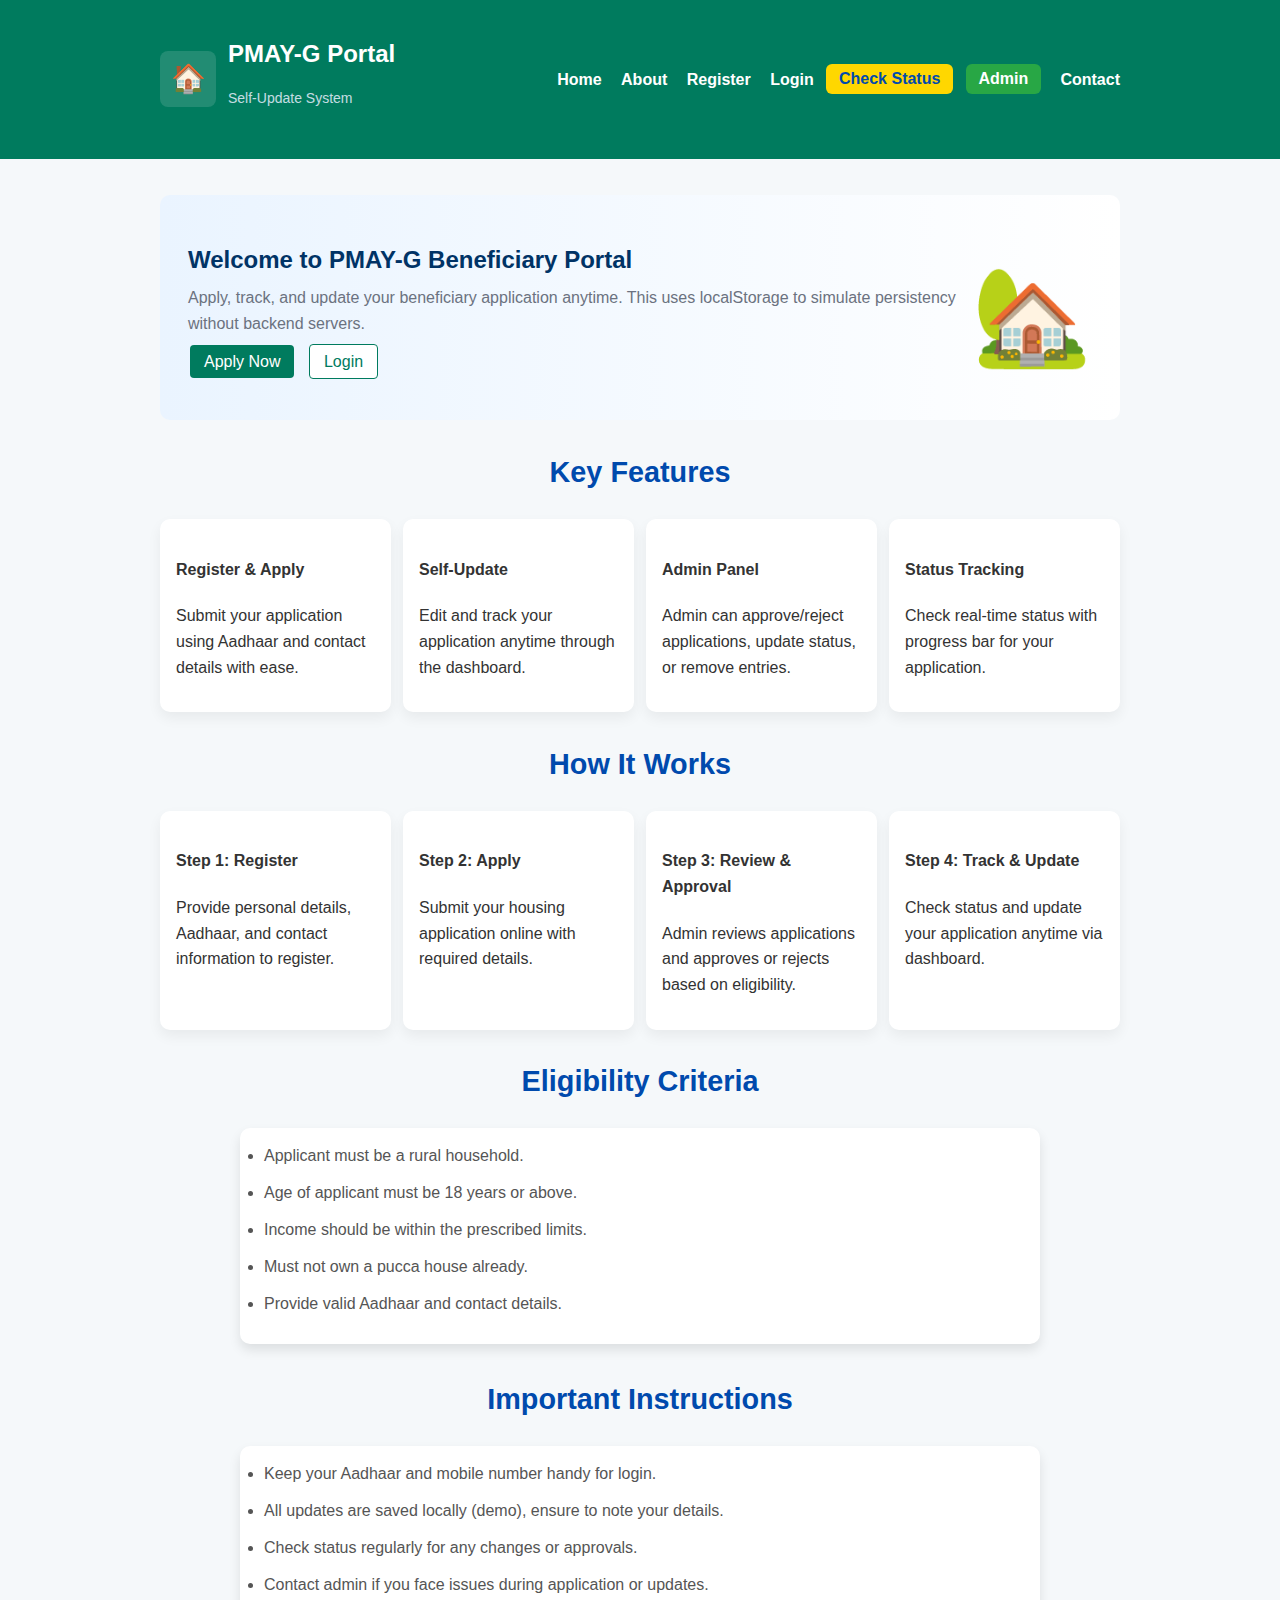
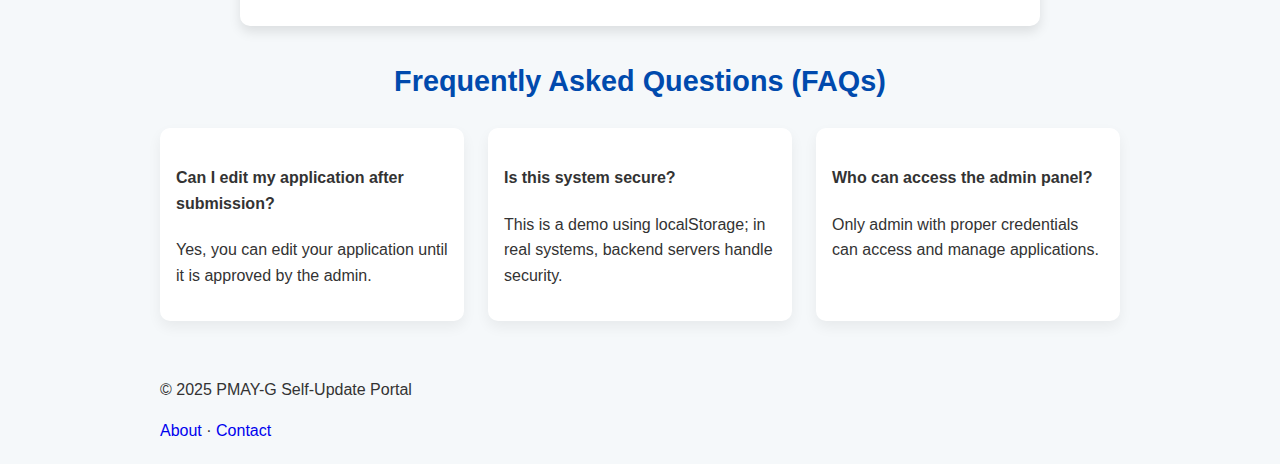
<file: index.html>
<!doctype html>
<html lang="en">
<head>
  <meta charset="utf-8">
  <meta name="viewport" content="width=device-width,initial-scale=1">
  <title>PMAY-G Self-Update Portal</title>
  <link rel="stylesheet" href="1.css">
</head>
<body>
  <header class="site-header">
    <div class="container header-inner">
      <div class="branding">
        <div class="logo">🏠</div>
        <div>
          <h1>PMAY-G Portal</h1>
          <p class="tag">Self-Update System</p>
        </div>
      </div>
 <nav class="main-nav">
  <a href="index.html">Home</a>
  <a href="about.html">About</a>
  <a href="register.html">Register</a>
  <a href="login.html">Login</a>
  <a href="status.html" class="status-btn">Check Status</a>
  <a href="admin.html" class="admin-btn">Admin</a>
  <a href="contact.html">Contact</a>
</nav>


      </nav>
    </div>
  </header>

  <main class="container">
    <!-- Hero Section -->
    <section class="hero">
      <div>
        <h2>Welcome to PMAY-G Beneficiary Portal</h2>
        <p>Apply, track, and update your beneficiary application anytime. This uses localStorage to simulate persistency without backend servers.</p>
        <div class="hero-actions">
          <a class="btn" href="register.html">Apply Now</a>
          <a class="btn btn-outline" href="login.html">Login</a>
        </div>
      </div>
      <div class="hero-graphic">🏡</div>
    </section>

    <!-- Features Section -->
    <section class="features">
      <h3>Key Features</h3>
      <div class="cards">
        <article class="card">
          <h4>Register & Apply</h4>
          <p>Submit your application using Aadhaar and contact details with ease.</p>
        </article>
        <article class="card">
          <h4>Self-Update</h4>
          <p>Edit and track your application anytime through the dashboard.</p>
        </article>
        <article class="card">
          <h4>Admin Panel</h4>
          <p>Admin can approve/reject applications, update status, or remove entries.</p>
        </article>
        <article class="card">
          <h4>Status Tracking</h4>
          <p>Check real-time status with progress bar for your application.</p>
        </article>
      </div>
    </section>

    <!-- How It Works -->
    <section class="how-it-works">
      <h3>How It Works</h3>
      <div class="cards">
        <article class="card">
          <h4>Step 1: Register</h4>
          <p>Provide personal details, Aadhaar, and contact information to register.</p>
        </article>
        <article class="card">
          <h4>Step 2: Apply</h4>
          <p>Submit your housing application online with required details.</p>
        </article>
        <article class="card">
          <h4>Step 3: Review & Approval</h4>
          <p>Admin reviews applications and approves or rejects based on eligibility.</p>
        </article>
        <article class="card">
          <h4>Step 4: Track & Update</h4>
          <p>Check status and update your application anytime via dashboard.</p>
        </article>
      </div>
    </section>

    <!-- Eligibility Section -->
    <section class="eligibility">
      <h3>Eligibility Criteria</h3>
      <ul>
        <li>Applicant must be a rural household.</li>
        <li>Age of applicant must be 18 years or above.</li>
        <li>Income should be within the prescribed limits.</li>
        <li>Must not own a pucca house already.</li>
        <li>Provide valid Aadhaar and contact details.</li>
      </ul>
    </section>

    <!-- Important Instructions -->
    <section class="instructions">
      <h3>Important Instructions</h3>
      <ul>
        <li>Keep your Aadhaar and mobile number handy for login.</li>
        <li>All updates are saved locally (demo), ensure to note your details.</li>
        <li>Check status regularly for any changes or approvals.</li>
        <li>Contact admin if you face issues during application or updates.</li>
      </ul>
    </section>

    <!-- FAQ Section -->
    <section class="faq">
      <h3>Frequently Asked Questions (FAQs)</h3>
      <div class="cards">
        <article class="card">
          <h4>Can I edit my application after submission?</h4>
          <p>Yes, you can edit your application until it is approved by the admin.</p>
        </article>
        <article class="card">
          <h4>Is this system secure?</h4>
          <p>This is a demo using localStorage; in real systems, backend servers handle security.</p>
        </article>
        <article class="card">
          <h4>Who can access the admin panel?</h4>
          <p>Only admin with proper credentials can access and manage applications.</p>
        </article>
      </div>
    </section>
  </main>

  <!-- Footer -->
  <footer class="site-footer">
    <div class="container footer-inner">
      <p>© 2025 PMAY-G Self-Update Portal </p>
      <nav>
        <a href="about.html">About</a> · <a href="contact.html">Contact</a>
      </nav>
    </div>
  </footer>
</body>
</html>
</file>
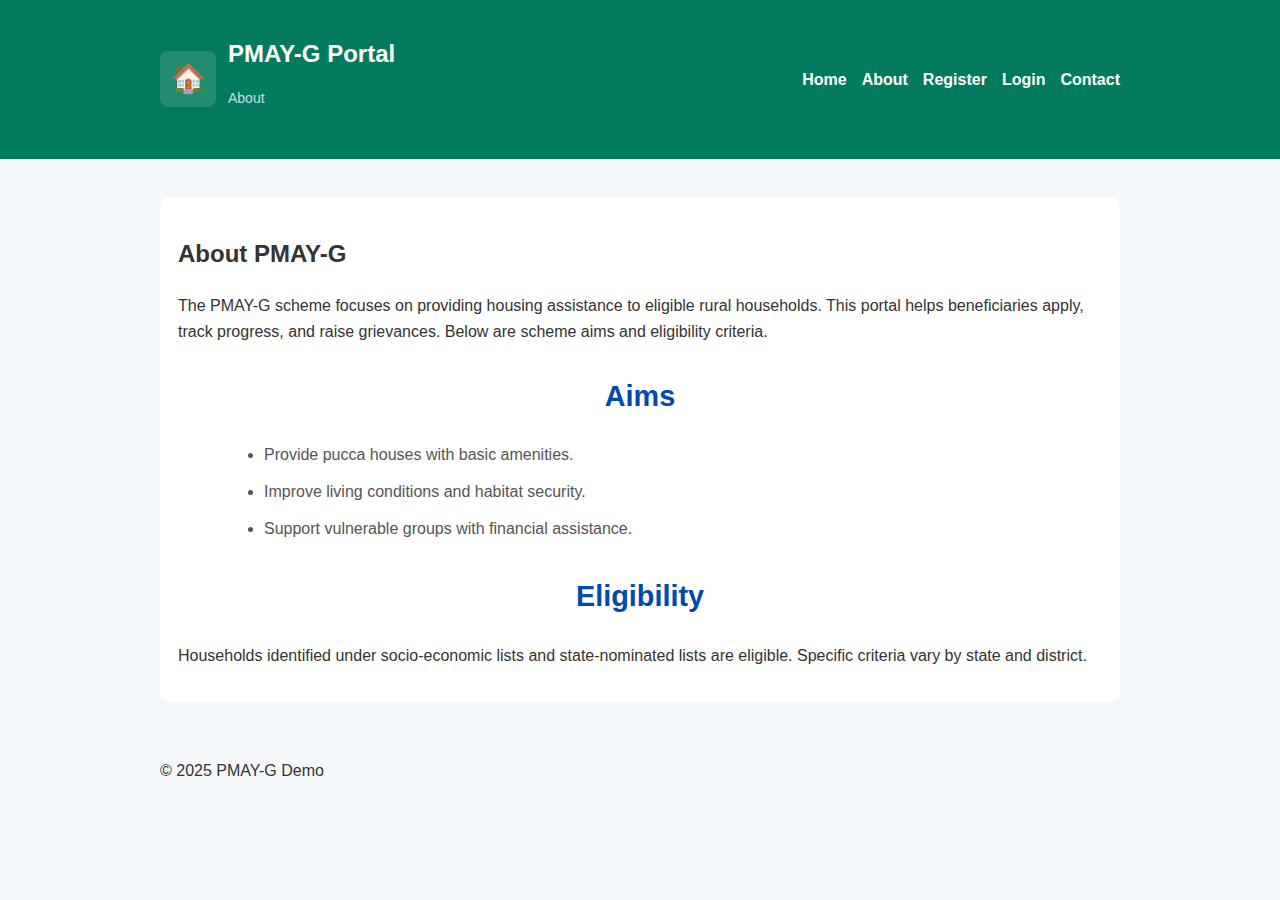
<file: about.html>
<!doctype html>
<html lang="en">
<head>
  <meta charset="utf-8">
  <meta name="viewport" content="width=device-width,initial-scale=1">
  <title>About — PMAY-G</title>
  <link rel="stylesheet" href="1.css">
</head>
<body>
  <header class="site-header">
    <div class="container header-inner">
      <div class="branding"><div class="logo">🏠</div><div><h1>PMAY-G Portal</h1><p class="tag">About</p></div></div>
      <nav class="main-nav"><a href="index.html">Home</a><a href="about.html">About</a><a href="register.html">Register</a><a href="login.html">Login</a><a href="contact.html">Contact</a></nav>
    </div>
  </header>

  <main class="container">
    <section class="page">
      <h2>About PMAY-G</h2>
      <p>The PMAY-G scheme focuses on providing housing assistance to eligible rural households.
      This portal helps beneficiaries apply, track progress, and raise grievances. Below are scheme aims and eligibility criteria.</p>

      <h3>Aims</h3>
      <ul>
        <li>Provide pucca houses with basic amenities.</li>
        <li>Improve living conditions and habitat security.</li>
        <li>Support vulnerable groups with financial assistance.</li>
      </ul>

      <h3>Eligibility</h3>
      <p>Households identified under socio-economic lists and state-nominated lists are eligible. Specific criteria vary by state and district.</p>
    </section>
  </main>

  <footer class="site-footer"><div class="container footer-inner"><p>© 2025 PMAY-G Demo</p></div></footer>
  <script src="2.js"></script>
</body>
</html>
</file>
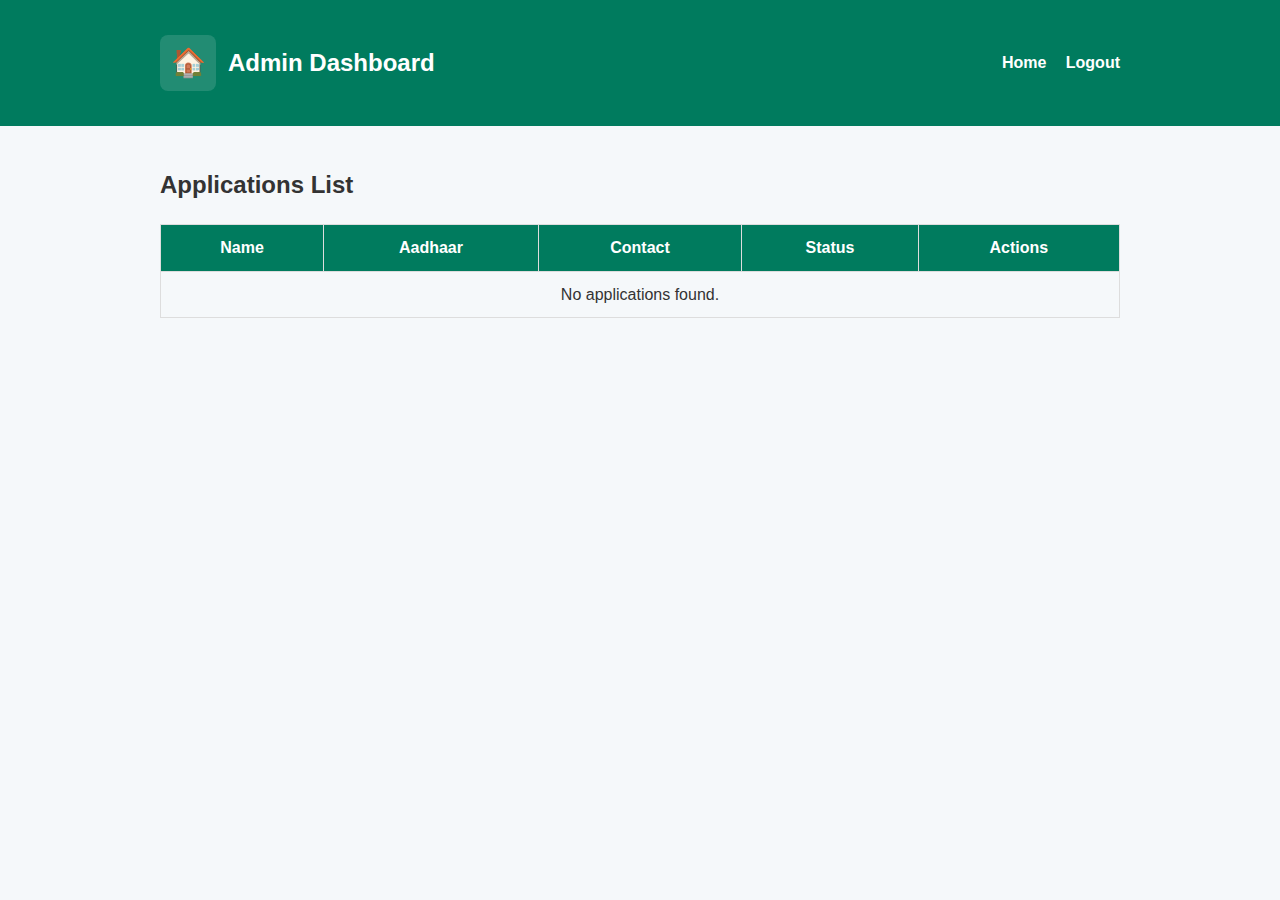
<file: admin-dashboard.html>
<!doctype html>
<html lang="en">
<head>
  <meta charset="utf-8">
  <meta name="viewport" content="width=device-width,initial-scale=1">
  <title>Admin Dashboard — PMAY-G</title>
  <link rel="stylesheet" href="1.css">
  <style>
    table { width: 100%; border-collapse: collapse; margin-top: 20px; }
    th, td { border: 1px solid #ccc; padding: 8px; text-align: left; }
    th { background-color: #f2f2f2; }
    button { margin-right: 5px; }
  </style>
</head>
<body>
  <header class="site-header">
    <div class="container header-inner">
      <div class="branding">
        <div class="logo">🏠</div>
        <div>
          <h1>Admin Dashboard</h1>
        </div>
      </div>
      <nav class="main-nav">
        <a href="interface.html">Home</a>
        <a href="admin.html">Logout</a>
      </nav>
    </div>
  </header>

  <main class="container">
    <h2>Applications List</h2>
    <table id="applicationsTable">
      <thead>
        <tr>
          <th>Name</th>
          <th>Aadhaar</th>
          <th>Contact</th>
          <th>Status</th>
          <th>Actions</th>
        </tr>
      </thead>
      <tbody>
        <!-- Applications will be populated here -->
      </tbody>
    </table>
  </main>

  <script>
    // Load applications from localStorage
    let applications = JSON.parse(localStorage.getItem('applications')) || [];

    const tableBody = document.querySelector('#applicationsTable tbody');

    function renderApplications() {
      tableBody.innerHTML = '';

      if(applications.length === 0) {
        tableBody.innerHTML = '<tr><td colspan="5">No applications found.</td></tr>';
        return;
      }

      applications.forEach((app, index) => {
        const row = document.createElement('tr');
        row.innerHTML = `
          <td>${app.name}</td>
          <td>${app.aadhaar}</td>
          <td>${app.contact}</td>
          <td>${app.status || 'Pending'}</td>
          <td>
            <button onclick="approve(${index})">Approve</button>
            <button onclick="reject(${index})">Reject</button>
            <button onclick="deleteApp(${index})">Delete</button>
          </td>
        `;
        tableBody.appendChild(row);
      });
    }

    function approve(index) {
      applications[index].status = 'Approved';
      localStorage.setItem('applications', JSON.stringify(applications));
      renderApplications();
    }

    function reject(index) {
      applications[index].status = 'Rejected';
      localStorage.setItem('applications', JSON.stringify(applications));
      renderApplications();
    }

    function deleteApp(index) {
      if(confirm('Are you sure you want to delete this application?')) {
        applications.splice(index, 1);
        localStorage.setItem('applications', JSON.stringify(applications));
        renderApplications();
      }
    }

    renderApplications();
  </script>
</body>
</html>
</file>
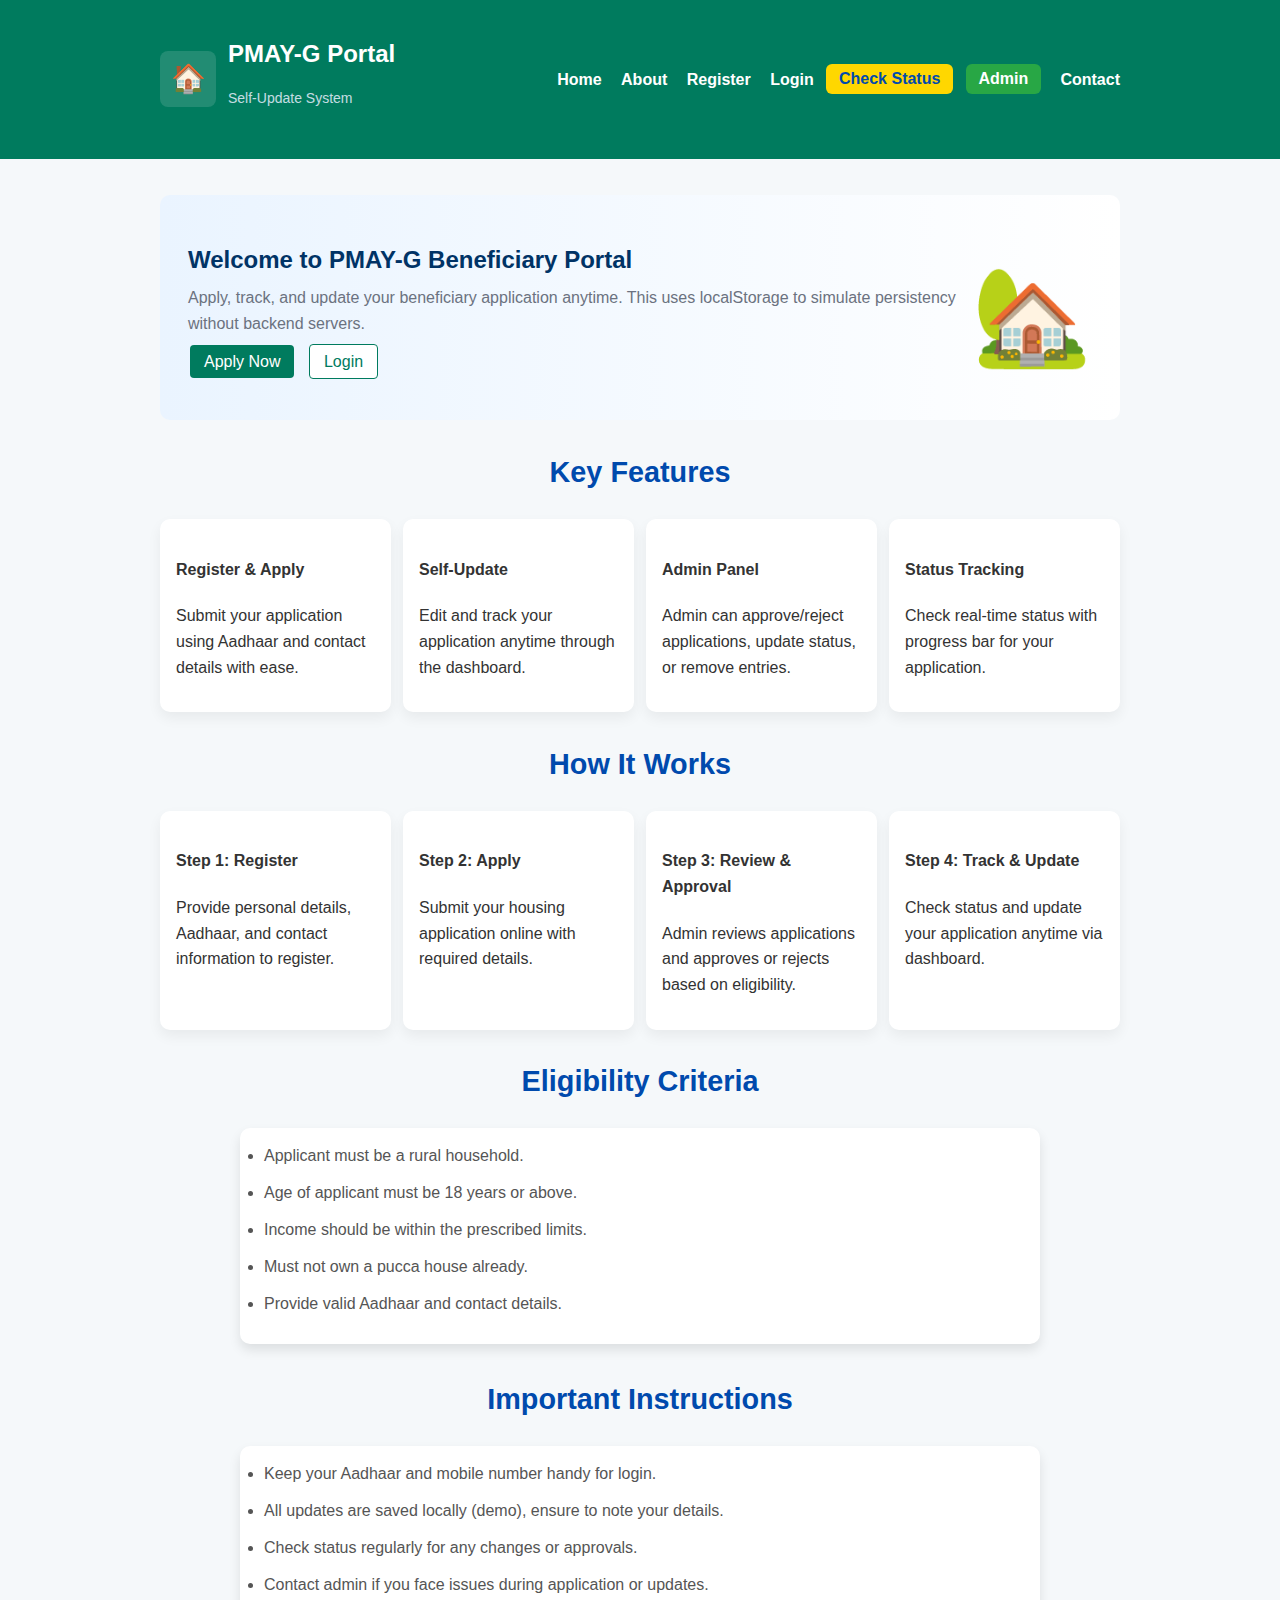
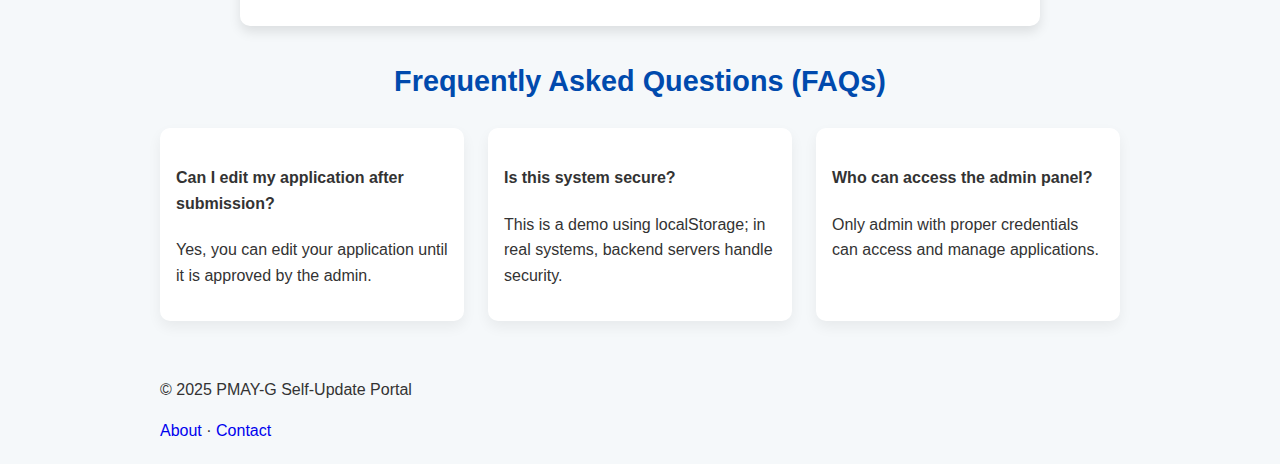
<file: admin.html>
<!DOCTYPE html>
<html lang="en">
<head>
  <meta charset="UTF-8">
  <meta name="viewport" content="width=device-width, initial-scale=1.0">
  <title>Admin Dashboard — PMAY-G</title>
  <link rel="stylesheet" href="1.css">
</head>
<body>

  <script>
    // ---------------- ADMIN LOGIN ----------------
    const username = prompt('Enter admin username:');
    const password = prompt('Enter admin password:');
    if(username !== 'admin' || password !== 'admin123'){
      alert('Invalid credentials! You will be redirected.');
      window.location.href = 'interface.html'; // redirect to home
    }
    // No session saved, so login is required every time
  </script>

  <header class="site-header">
    <div class="container header-inner">
      <div class="branding">
        <div class="logo">🏠</div>
        <div>
          <h1>PMAY-G Admin</h1>
          <p class="tag">Dashboard</p>
        </div>
      </div>
      <nav class="main-nav">
        <a href="index.html">Home</a>
      </nav>
    </div>
  </header>

  <main class="container admin-page">
    <section class="page">
      <h2>Applications</h2>
      <p>Approve, reject, view, or delete beneficiary applications.</p>

      <div class="table-wrap">
        <table id="appsTable">
          <thead>
            <tr>
              <th>ID</th>
              <th>Name</th>
              <th>Aadhaar</th>
              <th>District</th>
              <th>House</th>
              <th>Status</th>
              <th>Action</th>
            </tr>
          </thead>
          <tbody></tbody>
        </table>
      </div>

      <div class="admin-actions">
        <button id="seedData" class="btn">Load Sample Data</button>
        <button id="clearData" class="btn btn-outline">Clear All</button>
      </div>
    </section>
  </main>

  <footer class="site-footer">
    <div class="container footer-inner">
      <p>© 2025 PMAY-G Demo</p>
    </div>
  </footer>

  <script src="2.js"></script>
  <script>
    // ---------------- ADMIN TABLE ----------------
    const appsTable = document.getElementById('appsTable');
    if(appsTable){
      const LS_KEY = 'pmayg_apps_v1';

      function readApps(){ return JSON.parse(localStorage.getItem(LS_KEY) || '[]'); }
      function writeApps(arr){ localStorage.setItem(LS_KEY, JSON.stringify(arr)); }

      function renderApps(){
        const apps = readApps();
        const tbody = appsTable.querySelector('tbody');
        tbody.innerHTML = '';
        if(apps.length === 0){
          const tr = document.createElement('tr');
          tr.innerHTML = `<td colspan="7" style="text-align:center;">No applications found.</td>`;
          tbody.appendChild(tr);
          return;
        }

        apps.forEach(app=>{
          const tr = document.createElement('tr');
          tr.innerHTML = `
            <td>${app.id}</td>
            <td>${app.name}</td>
            <td>${app.aadhaar}</td>
            <td>${app.district}</td>
            <td>${app.house_type}</td>
            <td>${app.status}</td>
            <td></td>
          `;
          const actionTd = tr.querySelector('td:last-child');

          // Approve button
          const approveBtn = document.createElement('button');
          approveBtn.className = 'btn';
          approveBtn.textContent = 'Approve';
          approveBtn.addEventListener('click', ()=>{ app.status='Approved'; writeApps(apps); renderApps(); });

          // Reject button
          const rejectBtn = document.createElement('button');
          rejectBtn.className = 'btn btn-outline';
          rejectBtn.textContent = 'Reject';
          rejectBtn.addEventListener('click', ()=>{ app.status='Rejected'; writeApps(apps); renderApps(); });

          // Open button (login as beneficiary to view)
          const openBtn = document.createElement('button');
          openBtn.className = 'btn';
          openBtn.textContent = 'Open';
          openBtn.addEventListener('click', ()=>{
            localStorage.setItem('pmayg_session', JSON.stringify({type:'beneficiary', user:app}));
            window.location.href = 'my-application.html';
          });

          // Delete button
          const delBtn = document.createElement('button');
          delBtn.className = 'btn btn-outline';
          delBtn.textContent = 'Delete';
          delBtn.addEventListener('click', ()=>{
            if(confirm('Delete this application?')){
              const idx = apps.findIndex(x=>x.id===app.id);
              apps.splice(idx,1);
              writeApps(apps);
              renderApps();
            }
          });

          actionTd.appendChild(approveBtn);
          actionTd.appendChild(rejectBtn);
          actionTd.appendChild(openBtn);
          actionTd.appendChild(delBtn);
          tbody.appendChild(tr);
        });
      }

      // Seed sample data
      document.getElementById('seedData').addEventListener('click', ()=>{
        const sample = [
          {id:'APP-001',name:'Ram Kumar',guardian:'Shyam',age:45,mobile:'9876543210',aadhaar:'111122223333',state:'State A',district:'District X',address:'Village Road',house_type:'kutcha',income:60000,status:'Pending',createdAt:new Date().toISOString()},
          {id:'APP-002',name:'Sita Devi',guardian:'Ramesh',age:38,mobile:'9123456780',aadhaar:'222233334444',state:'State B',district:'District Y',address:'Haat Road',house_type:'dilapidated',income:35000,status:'Pending',createdAt:new Date().toISOString()}
        ];
        const apps = readApps();
        apps.push(...sample);
        writeApps(apps);
        renderApps();
      });

      // Clear all applications
      document.getElementById('clearData').addEventListener('click', ()=>{
        if(confirm('Clear all applications?')){
          localStorage.removeItem(LS_KEY);
          renderApps();
        }
      });

      renderApps(); // Initial render
    }
  </script>
</body>
</html>
</file>
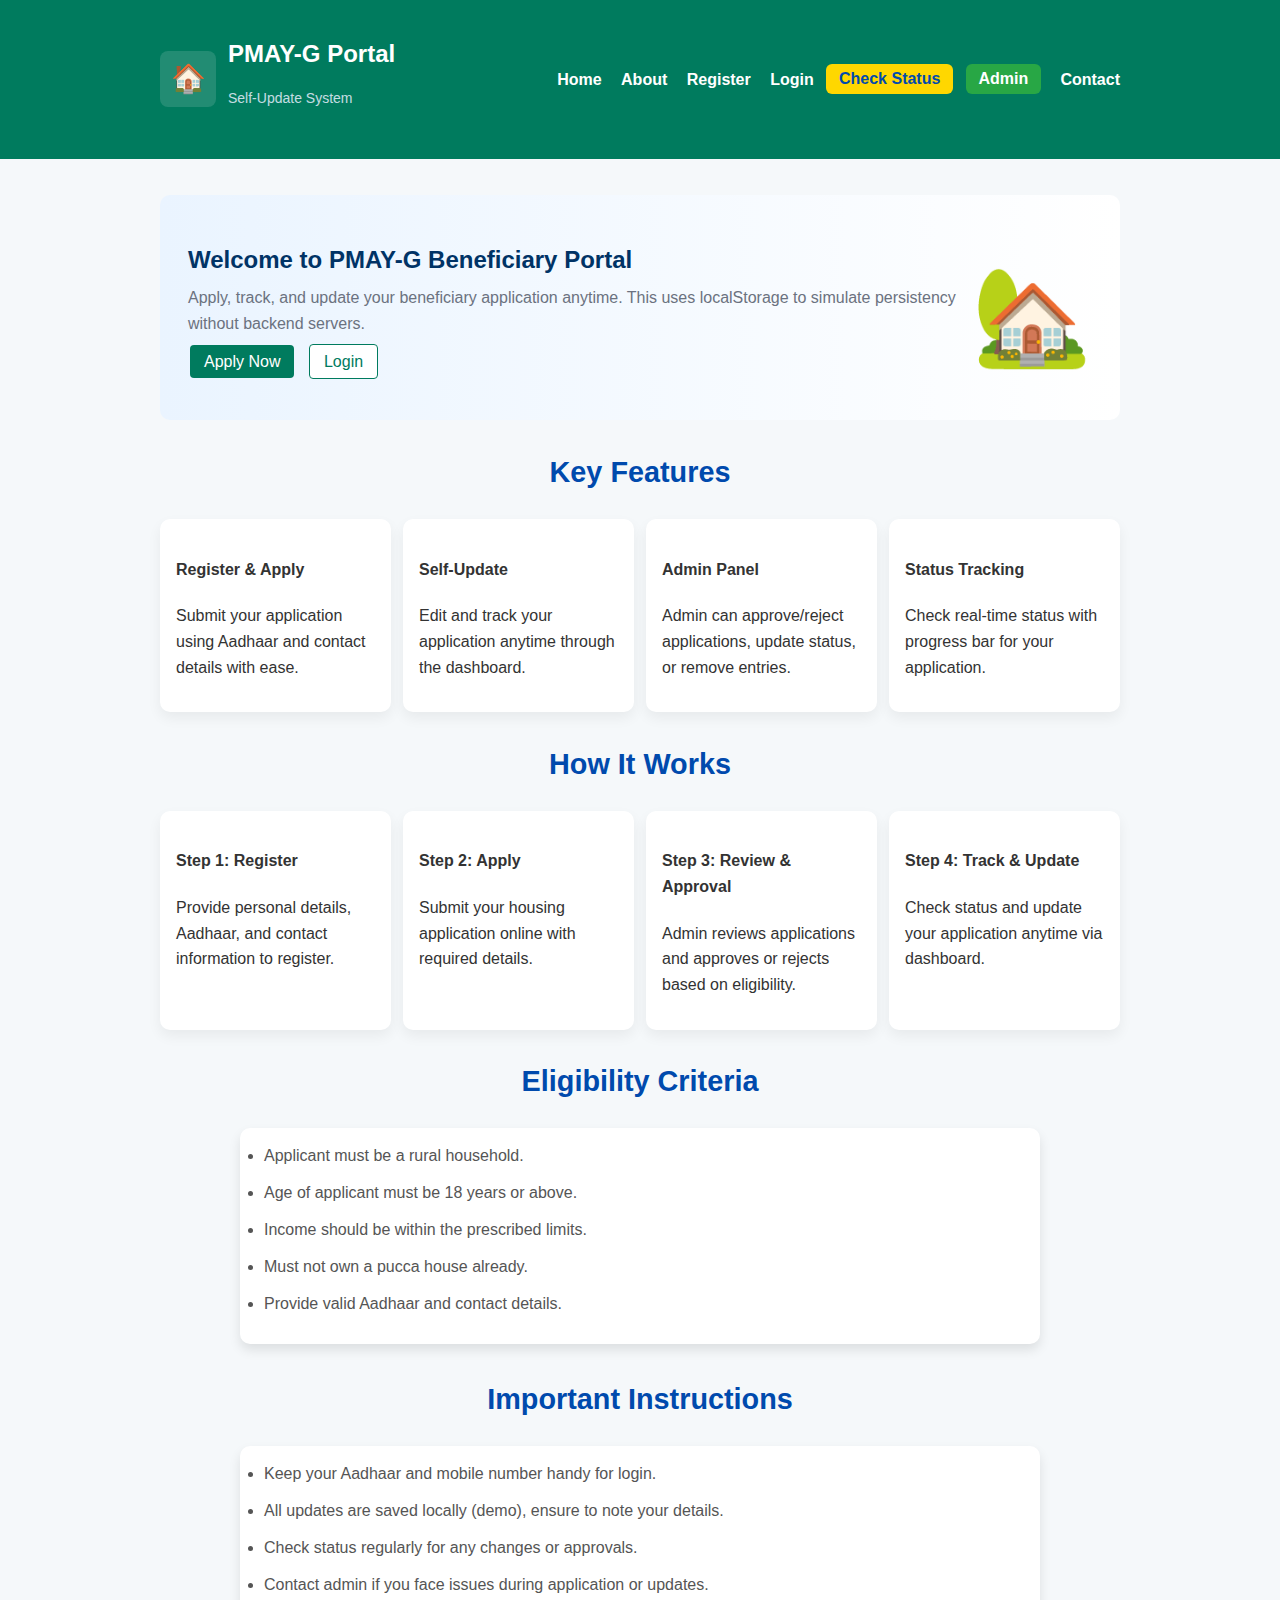
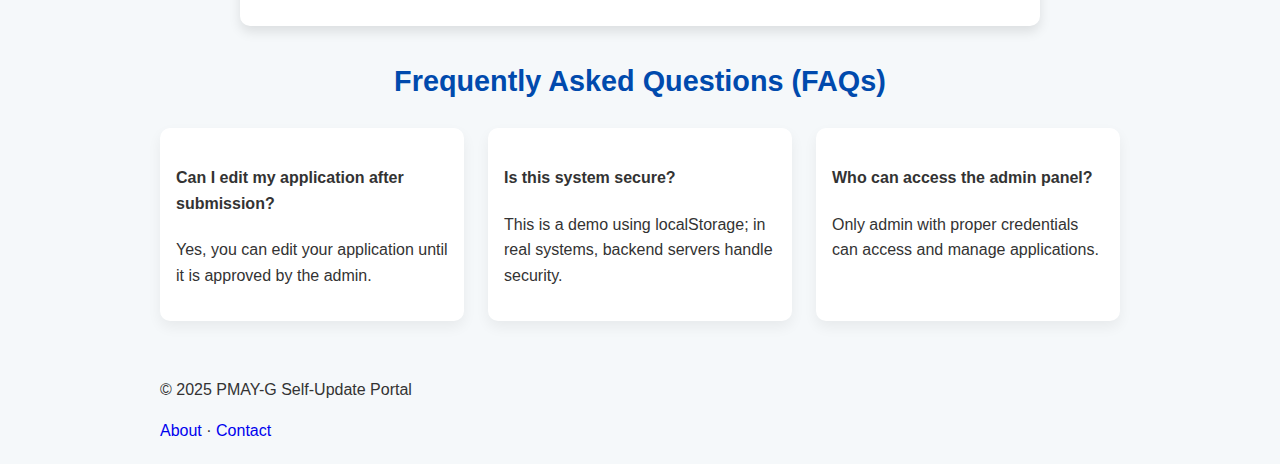
<file: Admin.html>
<!DOCTYPE html>
<html lang="en">
<head>
  <meta charset="UTF-8">
  <meta name="viewport" content="width=device-width, initial-scale=1.0">
  <title>Admin Dashboard — PMAY-G</title>
  <link rel="stylesheet" href="1.css">
</head>
<body>

  <script>
    // ---------------- ADMIN LOGIN ----------------
    const username = prompt('Enter admin username:');
    const password = prompt('Enter admin password:');
    if(username !== 'admin' || password !== 'admin123'){
      alert('Invalid credentials! You will be redirected.');
      window.location.href = 'interface.html'; // redirect to home
    }
    // No session saved, so login is required every time
  </script>

  <header class="site-header">
    <div class="container header-inner">
      <div class="branding">
        <div class="logo">🏠</div>
        <div>
          <h1>PMAY-G Admin</h1>
          <p class="tag">Dashboard</p>
        </div>
      </div>
      <nav class="main-nav">
        <a href="interface.html">Home</a>
      </nav>
    </div>
  </header>

  <main class="container admin-page">
    <section class="page">
      <h2>Applications</h2>
      <p>Approve, reject, view, or delete beneficiary applications.</p>

      <div class="table-wrap">
        <table id="appsTable">
          <thead>
            <tr>
              <th>ID</th>
              <th>Name</th>
              <th>Aadhaar</th>
              <th>District</th>
              <th>House</th>
              <th>Status</th>
              <th>Action</th>
            </tr>
          </thead>
          <tbody></tbody>
        </table>
      </div>

      <div class="admin-actions">
        <button id="seedData" class="btn">Load Sample Data</button>
        <button id="clearData" class="btn btn-outline">Clear All</button>
      </div>
    </section>
  </main>

  <footer class="site-footer">
    <div class="container footer-inner">
      <p>© 2025 PMAY-G Demo</p>
    </div>
  </footer>

  <script src="2.js"></script>
  <script>
    // ---------------- ADMIN TABLE ----------------
    const appsTable = document.getElementById('appsTable');
    if(appsTable){
      const LS_KEY = 'pmayg_apps_v1';

      function readApps(){ return JSON.parse(localStorage.getItem(LS_KEY) || '[]'); }
      function writeApps(arr){ localStorage.setItem(LS_KEY, JSON.stringify(arr)); }

      function renderApps(){
        const apps = readApps();
        const tbody = appsTable.querySelector('tbody');
        tbody.innerHTML = '';
        if(apps.length === 0){
          const tr = document.createElement('tr');
          tr.innerHTML = `<td colspan="7" style="text-align:center;">No applications found.</td>`;
          tbody.appendChild(tr);
          return;
        }

        apps.forEach(app=>{
          const tr = document.createElement('tr');
          tr.innerHTML = `
            <td>${app.id}</td>
            <td>${app.name}</td>
            <td>${app.aadhaar}</td>
            <td>${app.district}</td>
            <td>${app.house_type}</td>
            <td>${app.status}</td>
            <td></td>
          `;
          const actionTd = tr.querySelector('td:last-child');

          // Approve button
          const approveBtn = document.createElement('button');
          approveBtn.className = 'btn';
          approveBtn.textContent = 'Approve';
          approveBtn.addEventListener('click', ()=>{ app.status='Approved'; writeApps(apps); renderApps(); });

          // Reject button
          const rejectBtn = document.createElement('button');
          rejectBtn.className = 'btn btn-outline';
          rejectBtn.textContent = 'Reject';
          rejectBtn.addEventListener('click', ()=>{ app.status='Rejected'; writeApps(apps); renderApps(); });

          // Open button (login as beneficiary to view)
          const openBtn = document.createElement('button');
          openBtn.className = 'btn';
          openBtn.textContent = 'Open';
          openBtn.addEventListener('click', ()=>{
            localStorage.setItem('pmayg_session', JSON.stringify({type:'beneficiary', user:app}));
            window.location.href = 'my-application.html';
          });

          // Delete button
          const delBtn = document.createElement('button');
          delBtn.className = 'btn btn-outline';
          delBtn.textContent = 'Delete';
          delBtn.addEventListener('click', ()=>{
            if(confirm('Delete this application?')){
              const idx = apps.findIndex(x=>x.id===app.id);
              apps.splice(idx,1);
              writeApps(apps);
              renderApps();
            }
          });

          actionTd.appendChild(approveBtn);
          actionTd.appendChild(rejectBtn);
          actionTd.appendChild(openBtn);
          actionTd.appendChild(delBtn);
          tbody.appendChild(tr);
        });
      }

      // Seed sample data
      document.getElementById('seedData').addEventListener('click', ()=>{
        const sample = [
          {id:'APP-001',name:'Ram Kumar',guardian:'Shyam',age:45,mobile:'9876543210',aadhaar:'111122223333',state:'State A',district:'District X',address:'Village Road',house_type:'kutcha',income:60000,status:'Pending',createdAt:new Date().toISOString()},
          {id:'APP-002',name:'Sita Devi',guardian:'Ramesh',age:38,mobile:'9123456780',aadhaar:'222233334444',state:'State B',district:'District Y',address:'Haat Road',house_type:'dilapidated',income:35000,status:'Pending',createdAt:new Date().toISOString()}
        ];
        const apps = readApps();
        apps.push(...sample);
        writeApps(apps);
        renderApps();
      });

      // Clear all applications
      document.getElementById('clearData').addEventListener('click', ()=>{
        if(confirm('Clear all applications?')){
          localStorage.removeItem(LS_KEY);
          renderApps();
        }
      });

      renderApps(); // Initial render
    }
  </script>
</body>
</html>
</file>
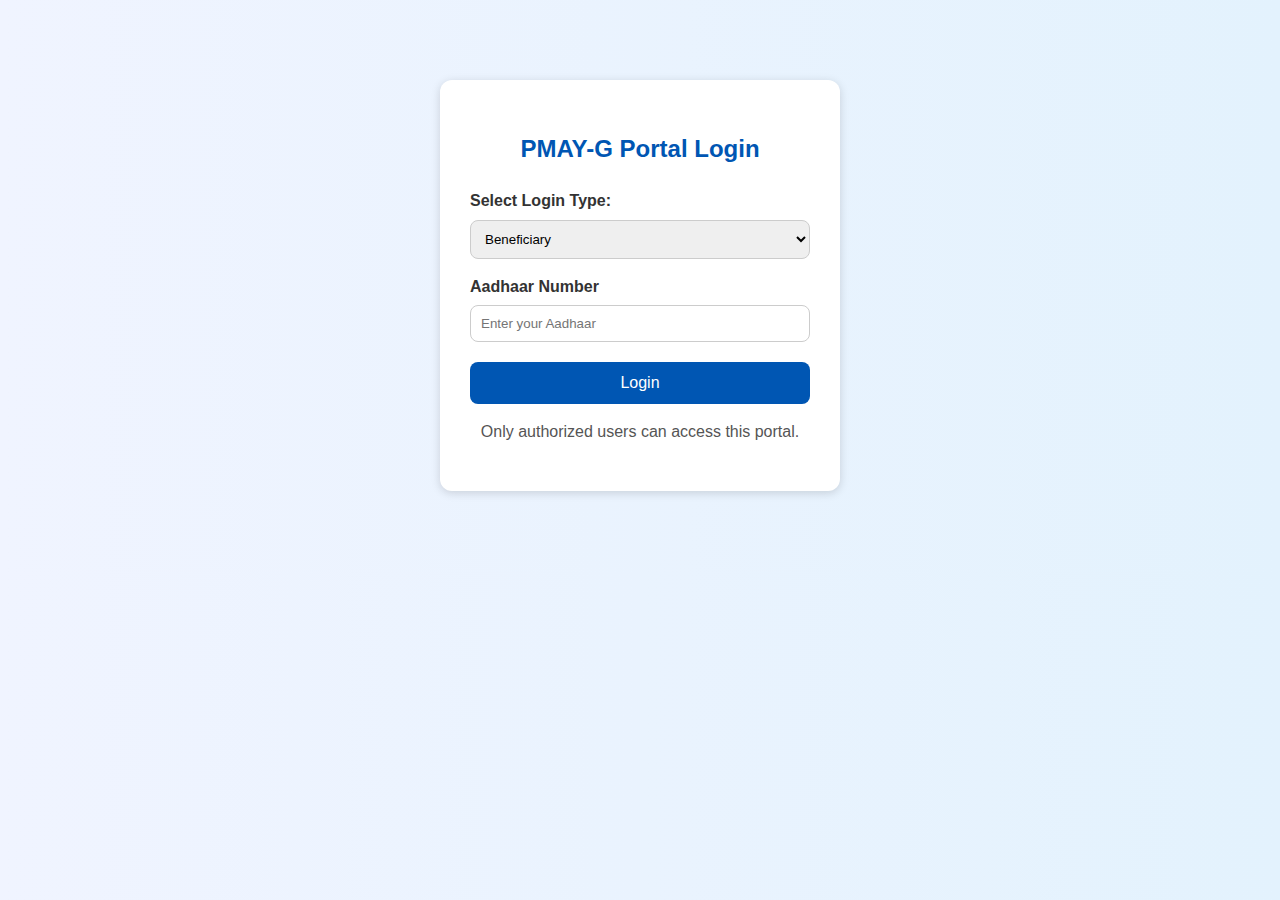
<file: admin2.html>
<!DOCTYPE html>
<html lang="en">
<head>
  <meta charset="UTF-8">
  <meta name="viewport" content="width=device-width, initial-scale=1.0">
  <title>Login - PMAY-G Portal</title>
  <link rel="stylesheet" href="1.css">
  <style>
    body {
      font-family: Arial, sans-serif;
      background: linear-gradient(to right, #f0f4ff, #e3f2fd);
      margin: 0;
      padding: 0;
    }
    .login-container {
      max-width: 400px;
      margin: 80px auto;
      background: #fff;
      padding: 30px;
      border-radius: 12px;
      box-shadow: 0 2px 10px rgba(0,0,0,0.15);
    }
    h2 {
      text-align: center;
      color: #0056b3;
      margin-bottom: 20px;
    }
    label {
      display: block;
      margin-top: 15px;
      font-weight: bold;
      color: #333;
    }
    input, select {
      width: 100%;
      padding: 10px;
      border: 1px solid #ccc;
      border-radius: 8px;
      margin-top: 6px;
    }
    button {
      width: 100%;
      margin-top: 20px;
      padding: 12px;
      border: none;
      border-radius: 8px;
      background: #0056b3;
      color: white;
      font-size: 16px;
      cursor: pointer;
    }
    button:hover { background: #003f8a; }
    .msg {
      text-align: center;
      margin-top: 15px;
      color: #555;
    }
  </style>
</head>
<body>
  <div class="login-container">
    <h2>PMAY-G Portal Login</h2>
    <label for="userType">Select Login Type:</label>
    <select id="userType">
      <option value="beneficiary">Beneficiary</option>
      <option value="admin">Admin</option>
    </select>

    <div id="beneficiaryLogin" class="login-box">
      <label for="aadhaar">Aadhaar Number</label>
      <input type="text" id="aadhaar" placeholder="Enter your Aadhaar">
    </div>

    <div id="adminLogin" class="login-box" style="display:none;">
      <label for="username">Admin Username</label>
      <input type="text" id="username" placeholder="Enter admin username">
      <label for="password">Admin Password</label>
      <input type="password" id="password" placeholder="Enter admin password">
    </div>

    <button id="loginBtn">Login</button>

    <p class="msg">Only authorized users can access this portal.</p>
  </div>

  <script>
    const SESSION_KEY = 'pmayg_session';
    const LS_KEY = 'pmayg_apps_v1';

    const userTypeSelect = document.getElementById('userType');
    const beneficiaryLogin = document.getElementById('beneficiaryLogin');
    const adminLogin = document.getElementById('adminLogin');
    const loginBtn = document.getElementById('loginBtn');

    // Toggle login fields
    userTypeSelect.addEventListener('change', () => {
      if (userTypeSelect.value === 'admin') {
        adminLogin.style.display = 'block';
        beneficiaryLogin.style.display = 'none';
      } else {
        adminLogin.style.display = 'none';
        beneficiaryLogin.style.display = 'block';
      }
    });

    // Login logic
    loginBtn.addEventListener('click', () => {
      const userType = userTypeSelect.value;

      if (userType === 'beneficiary') {
        const aadhaar = document.getElementById('aadhaar').value.trim();
        if (!aadhaar) {
          alert('Please enter Aadhaar number.');
          return;
        }

        const apps = JSON.parse(localStorage.getItem(LS_KEY) || '[]');
        const found = apps.find(a => a.aadhaar === aadhaar);

        if (found) {
          localStorage.setItem(SESSION_KEY, JSON.stringify({ type: 'beneficiary', aadhaar }));
          window.location.href = 'my-application.html';
        } else {
          alert('Beneficiary not found! Please register first.');
        }

      } else if (userType === 'admin') {
        const username = document.getElementById('username').value.trim();
        const password = document.getElementById('password').value.trim();

        if (username === 'admin' && password === 'admin123') {
          localStorage.setItem(SESSION_KEY, JSON.stringify({ type: 'admin', username }));
          window.location.href = 'admin.html';
        } else {
          alert('Invalid admin credentials! Use admin / admin123');
        }
      }
    });
  </script>
</body>
</html>
</file>
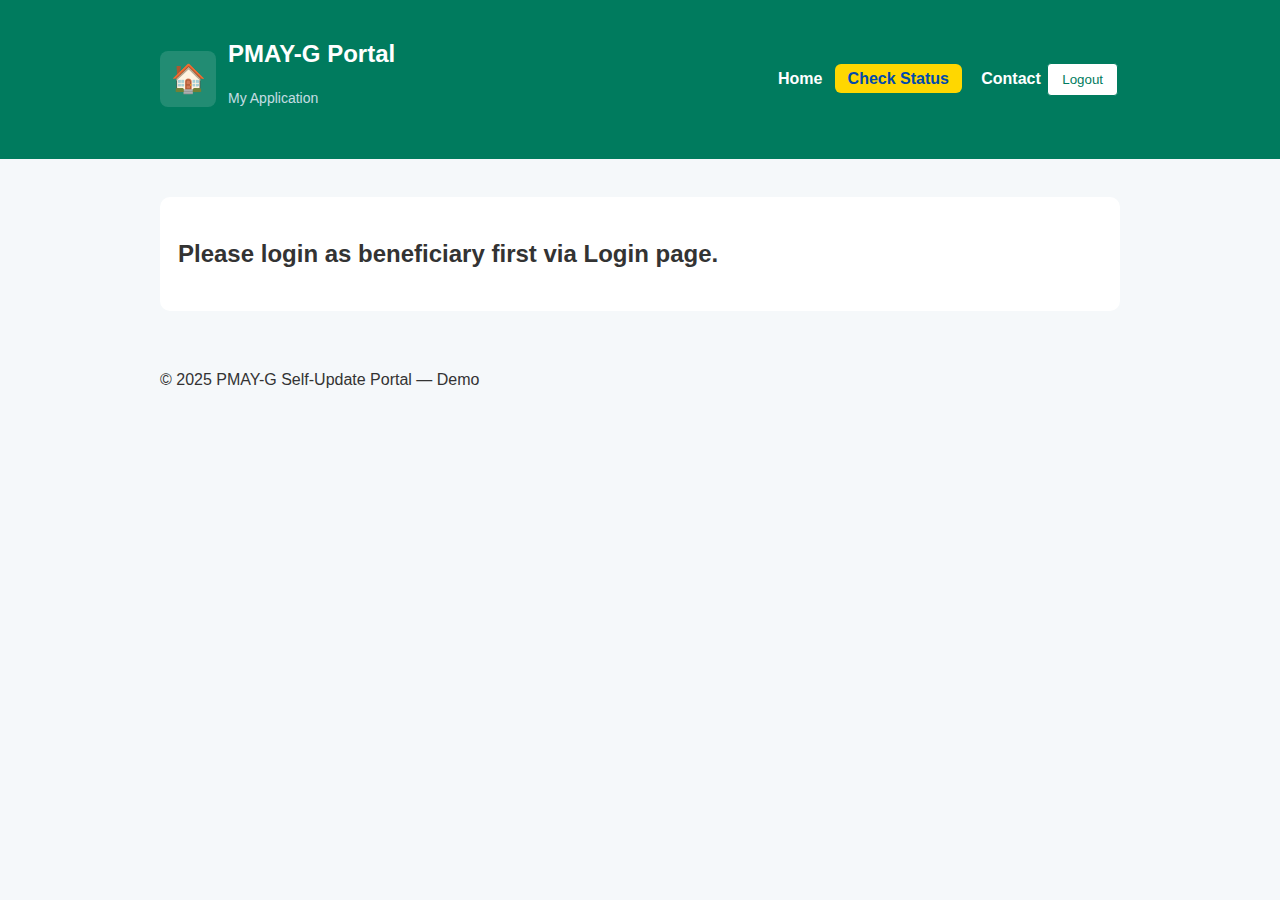
<file: application.html>
<!doctype html>
<html lang="en">
<head>
  <meta charset="utf-8">
  <meta name="viewport" content="width=device-width,initial-scale=1">
  <title>My Application — PMAY-G</title>
  <link rel="stylesheet" href="1.css">
</head>
<body>
  <header class="site-header">
    <div class="container header-inner">
      <div class="branding">
        <div class="logo">🏠</div>
        <div>
          <h1>PMAY-G Portal</h1>
          <p class="tag">My Application</p>
        </div>
      </div>
      <nav class="main-nav">
        <a href="interface.html">Home</a>
        <a href="status.html" class="status-btn">Check Status</a>
        <a href="contact.html">Contact</a>
        <button id="logoutBtn" class="btn btn-outline">Logout</button>
      </nav>
    </div>
  </header>

  <main class="container">
    <section class="page">
      <h2 id="welcomeMsg">Loading your application...</h2>

      <div id="appView" style="display:none;">
        <form id="updateForm" class="form-grid">
          <label>Name<input type="text" id="u_name"></label>
          <label>Guardian<input type="text" id="u_guardian"></label>
          <label>Age<input type="number" id="u_age"></label>
          <label>Mobile<input type="text" id="u_mobile"></label>
          <label>Aadhaar<input type="text" id="u_aadhaar" disabled></label>
          <label>State<input type="text" id="u_state"></label>
          <label>District<input type="text" id="u_district"></label>
          <label>Address<input type="text" id="u_address"></label>
          <label>House Type
            <select id="u_house_type">
              <option value="kutcha">Kutcha</option>
              <option value="dilapidated">Dilapidated</option>
              <option value="pucca">Pucca</option>
            </select>
          </label>
          <label>Income<input type="number" id="u_income"></label>

          <div class="form-actions full">
            <button type="submit" class="btn">Update Application</button>
          </div>
        </form>

        <p>Application ID: <span id="appId"></span></p>
        <p>Status: <span id="appStatus"></span></p>
      </div>
    </section>
  </main>

  <footer class="site-footer">
    <div class="container footer-inner">
      <p>© 2025 PMAY-G Self-Update Portal — Demo</p>
    </div>
  </footer>

  <script>
    const LS_KEY = 'pmayg_apps_v1';
    const SESSION_KEY = 'pmayg_session';

    const session = JSON.parse(localStorage.getItem(SESSION_KEY) || 'null');
    const welcomeMsg = document.getElementById('welcomeMsg');
    const appView = document.getElementById('appView');

    if(!session || session.type !== 'beneficiary'){
      welcomeMsg.textContent = 'Please login as beneficiary first via Login page.';
    } else {
      const apps = JSON.parse(localStorage.getItem(LS_KEY) || '[]');
      const me = apps.find(a => a.aadhaar === session.aadhaar);

      if(!me){
        welcomeMsg.textContent = 'No application found. Please register.';
      } else {
        welcomeMsg.style.display='none';
        appView.style.display='block';

        // Populate fields
        document.getElementById('u_name').value = me.name;
        document.getElementById('u_guardian').value = me.guardian;
        document.getElementById('u_age').value = me.age;
        document.getElementById('u_mobile').value = me.mobile;
        document.getElementById('u_aadhaar').value = me.aadhaar;
        document.getElementById('u_state').value = me.state;
        document.getElementById('u_district').value = me.district;
        document.getElementById('u_address').value = me.address;
        document.getElementById('u_house_type').value = me.house_type;
        document.getElementById('u_income').value = me.income;
        document.getElementById('appId').textContent = me.id;
        document.getElementById('appStatus').textContent = me.status;

        // Update form
        document.getElementById('updateForm').addEventListener('submit', function(e){
          e.preventDefault();
          me.name = document.getElementById('u_name').value.trim();
          me.guardian = document.getElementById('u_guardian').value.trim();
          me.age = document.getElementById('u_age').value;
          me.mobile = document.getElementById('u_mobile').value.trim();
          me.state = document.getElementById('u_state').value.trim();
          me.district = document.getElementById('u_district').value.trim();
          me.address = document.getElementById('u_address').value.trim();
          me.house_type = document.getElementById('u_house_type').value;
          me.income = document.getElementById('u_income').value;
          me.updatedAt = new Date().toISOString();

          localStorage.setItem(LS_KEY, JSON.stringify(apps));
          document.getElementById('appStatus').textContent = me.status;
          alert('Application updated successfully.');
        });

        document.getElementById('logoutBtn').addEventListener('click', function(){
          localStorage.removeItem(SESSION_KEY);
          window.location.href = 'login.html';
        });
      }
    }
  </script>
</body>
</html>
</file>
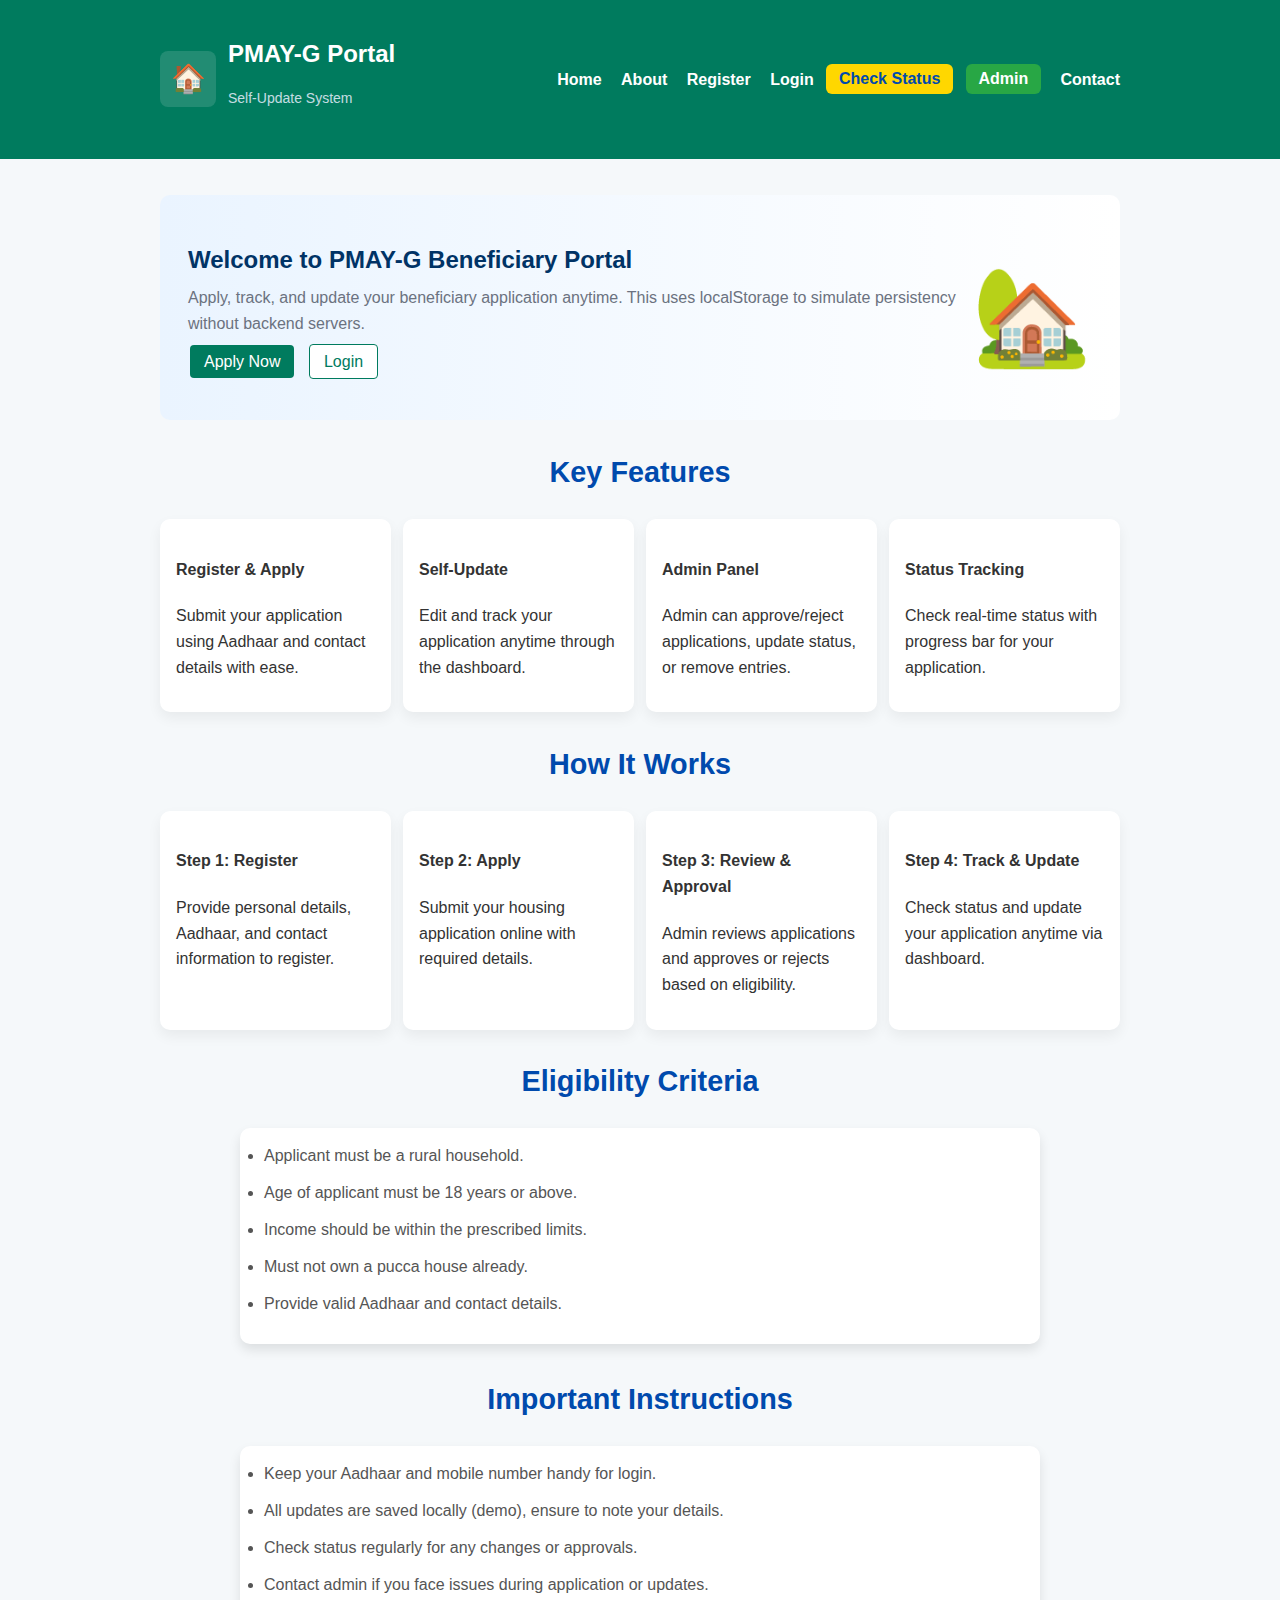
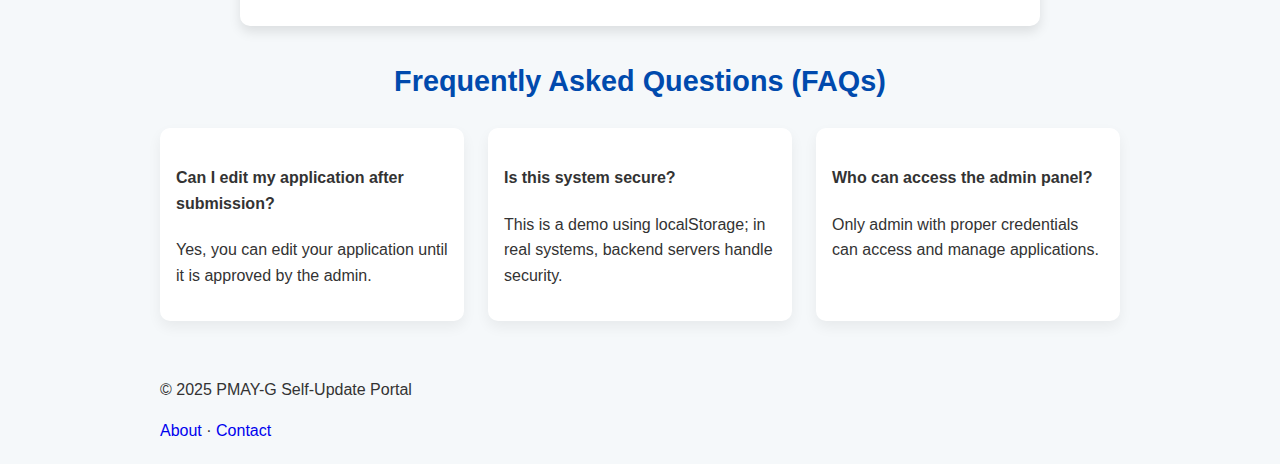
<file: interface.html>
<!doctype html>
<html lang="en">
<head>
  <meta charset="utf-8">
  <meta name="viewport" content="width=device-width,initial-scale=1">
  <title>PMAY-G Self-Update Portal</title>
  <link rel="stylesheet" href="1.css">
</head>
<body>
  <header class="site-header">
    <div class="container header-inner">
      <div class="branding">
        <div class="logo">🏠</div>
        <div>
          <h1>PMAY-G Portal</h1>
          <p class="tag">Self-Update System</p>
        </div>
      </div>
 <nav class="main-nav">
  <a href="interface.html">Home</a>
  <a href="about.html">About</a>
  <a href="register.html">Register</a>
  <a href="login.html">Login</a>
  <a href="status.html" class="status-btn">Check Status</a>
  <a href="admin.html" class="admin-btn">Admin</a>
  <a href="contact.html">Contact</a>
</nav>


      </nav>
    </div>
  </header>

  <main class="container">
    <!-- Hero Section -->
    <section class="hero">
      <div>
        <h2>Welcome to PMAY-G Beneficiary Portal</h2>
        <p>Apply, track, and update your beneficiary application anytime. This uses localStorage to simulate persistency without backend servers.</p>
        <div class="hero-actions">
          <a class="btn" href="register.html">Apply Now</a>
          <a class="btn btn-outline" href="login.html">Login</a>
        </div>
      </div>
      <div class="hero-graphic">🏡</div>
    </section>

    <!-- Features Section -->
    <section class="features">
      <h3>Key Features</h3>
      <div class="cards">
        <article class="card">
          <h4>Register & Apply</h4>
          <p>Submit your application using Aadhaar and contact details with ease.</p>
        </article>
        <article class="card">
          <h4>Self-Update</h4>
          <p>Edit and track your application anytime through the dashboard.</p>
        </article>
        <article class="card">
          <h4>Admin Panel</h4>
          <p>Admin can approve/reject applications, update status, or remove entries.</p>
        </article>
        <article class="card">
          <h4>Status Tracking</h4>
          <p>Check real-time status with progress bar for your application.</p>
        </article>
      </div>
    </section>

    <!-- How It Works -->
    <section class="how-it-works">
      <h3>How It Works</h3>
      <div class="cards">
        <article class="card">
          <h4>Step 1: Register</h4>
          <p>Provide personal details, Aadhaar, and contact information to register.</p>
        </article>
        <article class="card">
          <h4>Step 2: Apply</h4>
          <p>Submit your housing application online with required details.</p>
        </article>
        <article class="card">
          <h4>Step 3: Review & Approval</h4>
          <p>Admin reviews applications and approves or rejects based on eligibility.</p>
        </article>
        <article class="card">
          <h4>Step 4: Track & Update</h4>
          <p>Check status and update your application anytime via dashboard.</p>
        </article>
      </div>
    </section>

    <!-- Eligibility Section -->
    <section class="eligibility">
      <h3>Eligibility Criteria</h3>
      <ul>
        <li>Applicant must be a rural household.</li>
        <li>Age of applicant must be 18 years or above.</li>
        <li>Income should be within the prescribed limits.</li>
        <li>Must not own a pucca house already.</li>
        <li>Provide valid Aadhaar and contact details.</li>
      </ul>
    </section>

    <!-- Important Instructions -->
    <section class="instructions">
      <h3>Important Instructions</h3>
      <ul>
        <li>Keep your Aadhaar and mobile number handy for login.</li>
        <li>All updates are saved locally (demo), ensure to note your details.</li>
        <li>Check status regularly for any changes or approvals.</li>
        <li>Contact admin if you face issues during application or updates.</li>
      </ul>
    </section>

    <!-- FAQ Section -->
    <section class="faq">
      <h3>Frequently Asked Questions (FAQs)</h3>
      <div class="cards">
        <article class="card">
          <h4>Can I edit my application after submission?</h4>
          <p>Yes, you can edit your application until it is approved by the admin.</p>
        </article>
        <article class="card">
          <h4>Is this system secure?</h4>
          <p>This is a demo using localStorage; in real systems, backend servers handle security.</p>
        </article>
        <article class="card">
          <h4>Who can access the admin panel?</h4>
          <p>Only admin with proper credentials can access and manage applications.</p>
        </article>
      </div>
    </section>
  </main>

  <!-- Footer -->
  <footer class="site-footer">
    <div class="container footer-inner">
      <p>© 2025 PMAY-G Self-Update Portal </p>
      <nav>
        <a href="about.html">About</a> · <a href="contact.html">Contact</a>
      </nav>
    </div>
  </footer>
</body>
</html>
</file>
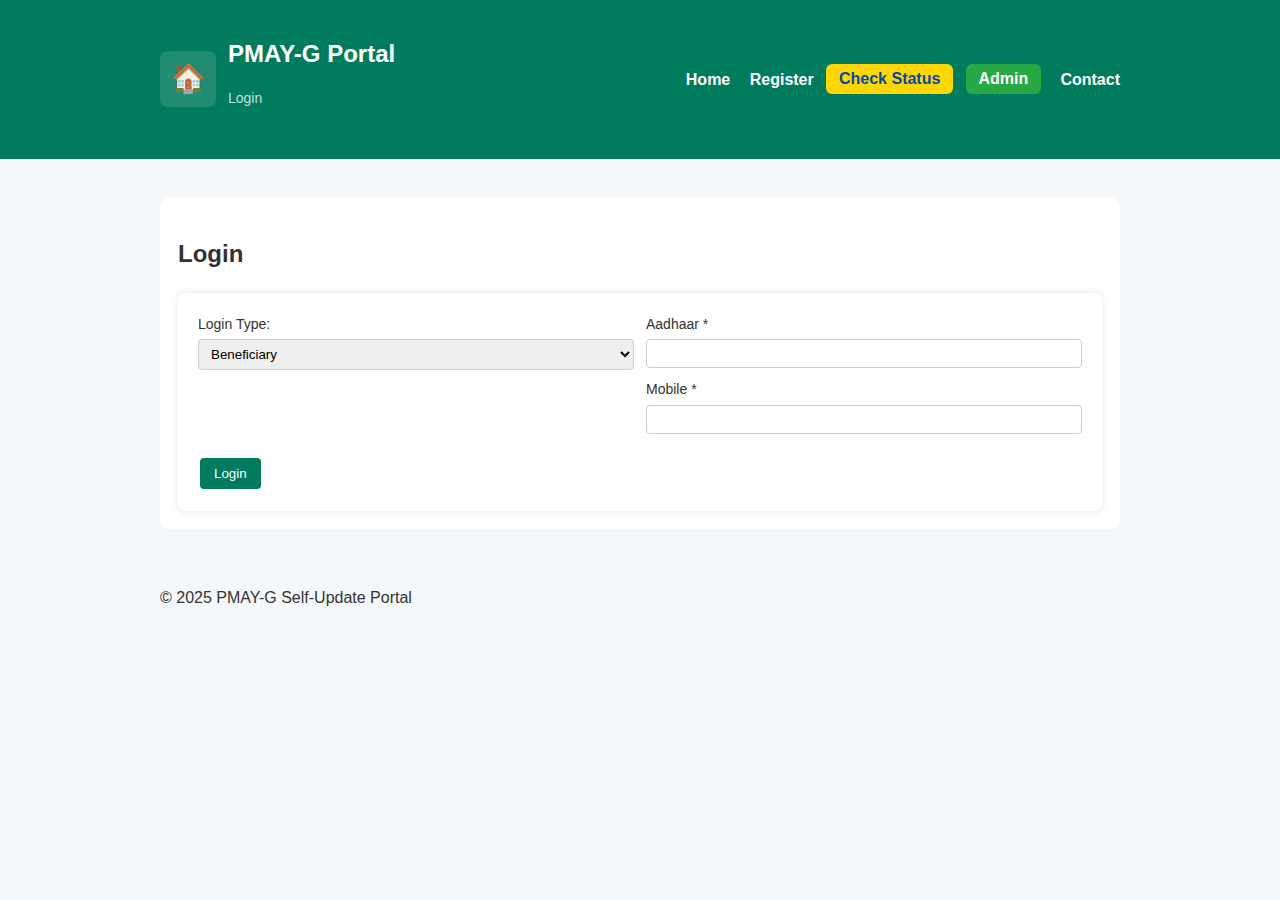
<file: login.html>
<!doctype html>
<html lang="en">
<head>
  <meta charset="utf-8">
  <meta name="viewport" content="width=device-width,initial-scale=1">
  <title>Login — PMAY-G</title>
  <link rel="stylesheet" href="1.css">
</head>
<body>
  <header class="site-header">
    <div class="container header-inner">
      <div class="branding">
        <div class="logo">🏠</div>
        <div>
          <h1>PMAY-G Portal</h1>
          <p class="tag">Login</p>
        </div>
      </div>
      <nav class="main-nav">
        <a href="interface.html">Home</a>
        <a href="register.html">Register</a>
        <a href="status.html" class="status-btn">Check Status</a>
        <a href="admin.html" class="admin-btn">Admin</a>
        <a href="contact.html">Contact</a>
      </nav>
    </div>
  </header>

  <main class="container">
    <section class="page">
      <h2>Login</h2>

      <form id="loginForm" class="form-grid" autocomplete="off">
        <label>Login Type:
          <select id="loginType">
            <option value="beneficiary">Beneficiary</option>
          
          </select>
        </label>

        <div id="beneficiaryFields">
          <label>Aadhaar *<input type="text" id="loginAadhaar" required></label>
          <label>Mobile *<input type="text" id="loginMobile" required></label>
        </div>

        <div id="adminFields" style="display:none;">
          <label>Username *<input type="text" id="adminUser" required></label>
          <label>Password *<input type="password" id="adminPass" required></label>
        </div>

        <div class="form-actions full">
          <button class="btn" type="submit">Login</button>
        </div>
      </form>
    </section>
  </main>

  <footer class="site-footer">
    <div class="container footer-inner">
      <p>© 2025 PMAY-G Self-Update Portal </p>
    </div>
  </footer>

  <script>
    const LS_KEY = 'pmayg_apps_v1';
    const SESSION_KEY = 'pmayg_session';

    // Clear previous session
    localStorage.removeItem(SESSION_KEY);

    const loginType = document.getElementById('loginType');
    const beneficiaryFields = document.getElementById('beneficiaryFields');
    const adminFields = document.getElementById('adminFields');

    // Toggle fields
    loginType.addEventListener('change', () => {
      if(loginType.value === 'admin') {
        beneficiaryFields.style.display = 'none';
        adminFields.style.display = 'block';
      } else {
        beneficiaryFields.style.display = 'block';
        adminFields.style.display = 'none';
      }
    });

    // Login handler
    document.getElementById('loginForm').addEventListener('submit', function(e) {
      e.preventDefault(); // Stop default form submission

      const type = loginType.value;

      if(type === 'beneficiary') {
        const aadhaar = document.getElementById('loginAadhaar').value.trim();
        const mobile = document.getElementById('loginMobile').value.trim();
        const apps = JSON.parse(localStorage.getItem(LS_KEY) || '[]');
        const user = apps.find(a => a.aadhaar === aadhaar && a.mobile === mobile);

        if(user) {
          localStorage.setItem(SESSION_KEY, JSON.stringify({type:'beneficiary', aadhaar}));
          window.location.href = 'my-application.html';
        } else {
          alert('No matching application found. Please register first.');
        }

      } else if(type === 'admin') {
        const username = document.getElementById('adminUser').value.trim();
        const password = document.getElementById('adminPass').value.trim();

        const ADMIN_USER = 'admin';
        const ADMIN_PASS = 'admin123';

        if(username === ADMIN_USER && password === ADMIN_PASS) {
          localStorage.setItem(SESSION_KEY, JSON.stringify({type:'admin', user:'admin'}));
          window.location.href = 'admin2.html'; // redirect to admin page
        } else {
          alert('Invalid admin credentials.');
        }
      }
    });
  </script>
</body>
</html>
</file>
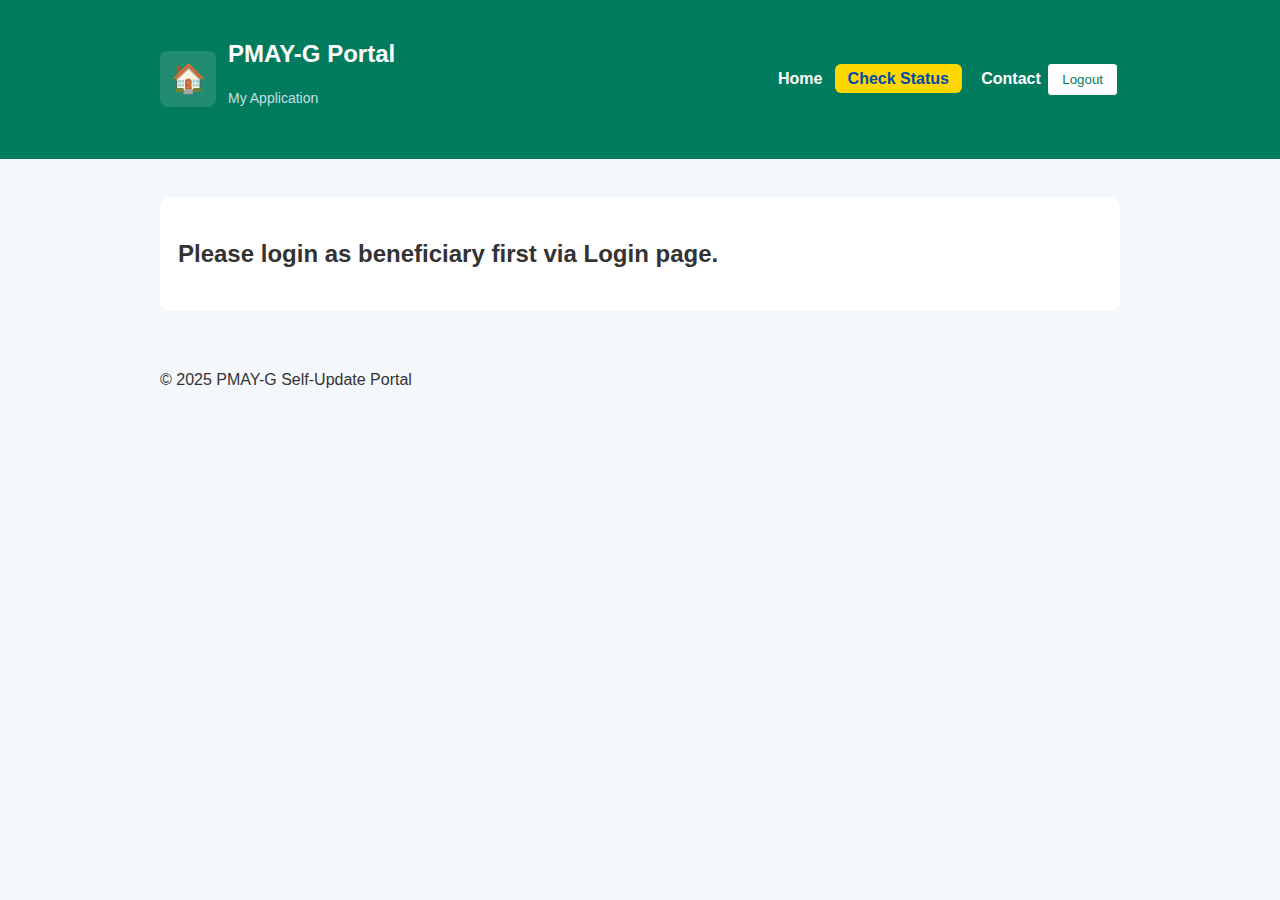
<file: my-application.html>
<!doctype html>
<html lang="en">
<head>
  <meta charset="utf-8">
  <meta name="viewport" content="width=device-width,initial-scale=1">
  <title>My Application — PMAY-G</title>
  <link rel="stylesheet" href="1.css">
</head>
<body>
  <header class="site-header">
    <div class="container header-inner">
      <div class="branding">
        <div class="logo">🏠</div>
        <div>
          <h1>PMAY-G Portal</h1>
          <p class="tag">My Application</p>
        </div>
      </div>
      <nav class="main-nav">
        <a href="interface.html">Home</a>
        <a href="status.html" class="status-btn">Check Status</a>
        <a href="contact.html">Contact</a>
        <button id="logoutBtn" class="btn btn-outline">Logout</button>
      </nav>
    </div>
  </header>

  <main class="container">
    <section class="page">
      <h2 id="welcomeMsg">Loading your application...</h2>

      <div id="appView" style="display:none;">
        <form id="updateForm" class="form-grid">
          <label>Name<input type="text" id="u_name"></label>
          <label>Guardian<input type="text" id="u_guardian"></label>
          <label>Age<input type="number" id="u_age"></label>
          <label>Mobile<input type="text" id="u_mobile"></label>
          <label>Aadhaar<input type="text" id="u_aadhaar" disabled></label>
          <label>State<input type="text" id="u_state"></label>
          <label>District<input type="text" id="u_district"></label>
          <label>Address<input type="text" id="u_address"></label>
          <label>House Type
            <select id="u_house_type">
              <option value="kutcha">Kutcha</option>
              <option value="dilapidated">Dilapidated</option>
              <option value="pucca">Pucca</option>
            </select>
          </label>
          <label>Income<input type="number" id="u_income"></label>

          <div class="form-actions full">
            <button type="submit" class="btn">Update Application</button>
          </div>
        </form>

        <p>Application ID: <span id="appId"></span></p>
        <p>Status: <span id="appStatus"></span></p>
      </div>
    </section>
  </main>

  <footer class="site-footer">
    <div class="container footer-inner">
      <p>© 2025 PMAY-G Self-Update Portal</p>
    </div>
  </footer>

  <script>
    const LS_KEY = 'pmayg_apps_v1';
    const SESSION_KEY = 'pmayg_session';

    const session = JSON.parse(localStorage.getItem(SESSION_KEY) || 'null');
    const welcomeMsg = document.getElementById('welcomeMsg');
    const appView = document.getElementById('appView');

    if(!session || session.type !== 'beneficiary'){
      welcomeMsg.textContent = 'Please login as beneficiary first via Login page.';
    } else {
      const apps = JSON.parse(localStorage.getItem(LS_KEY) || '[]');
      const me = apps.find(a => a.aadhaar === session.aadhaar);

      if(!me){
        welcomeMsg.textContent = 'No application found. Please register.';
      } else {
        welcomeMsg.style.display='none';
        appView.style.display='block';

        // Populate fields
        document.getElementById('u_name').value = me.name;
        document.getElementById('u_guardian').value = me.guardian;
        document.getElementById('u_age').value = me.age;
        document.getElementById('u_mobile').value = me.mobile;
        document.getElementById('u_aadhaar').value = me.aadhaar;
        document.getElementById('u_state').value = me.state;
        document.getElementById('u_district').value = me.district;
        document.getElementById('u_address').value = me.address;
        document.getElementById('u_house_type').value = me.house_type;
        document.getElementById('u_income').value = me.income;
        document.getElementById('appId').textContent = me.id;
        document.getElementById('appStatus').textContent = me.status;

        // Update form
        document.getElementById('updateForm').addEventListener('submit', function(e){
          e.preventDefault();
          me.name = document.getElementById('u_name').value.trim();
          me.guardian = document.getElementById('u_guardian').value.trim();
          me.age = document.getElementById('u_age').value;
          me.mobile = document.getElementById('u_mobile').value.trim();
          me.state = document.getElementById('u_state').value.trim();
          me.district = document.getElementById('u_district').value.trim();
          me.address = document.getElementById('u_address').value.trim();
          me.house_type = document.getElementById('u_house_type').value;
          me.income = document.getElementById('u_income').value;
          me.updatedAt = new Date().toISOString();

          localStorage.setItem(LS_KEY, JSON.stringify(apps));
          document.getElementById('appStatus').textContent = me.status;
          alert('Application updated successfully.');
        });

        document.getElementById('logoutBtn').addEventListener('click', function(){
          localStorage.removeItem(SESSION_KEY);
          window.location.href = 'login.html';
        });
      }
    }
  </script>
</body>
</html>
</file>
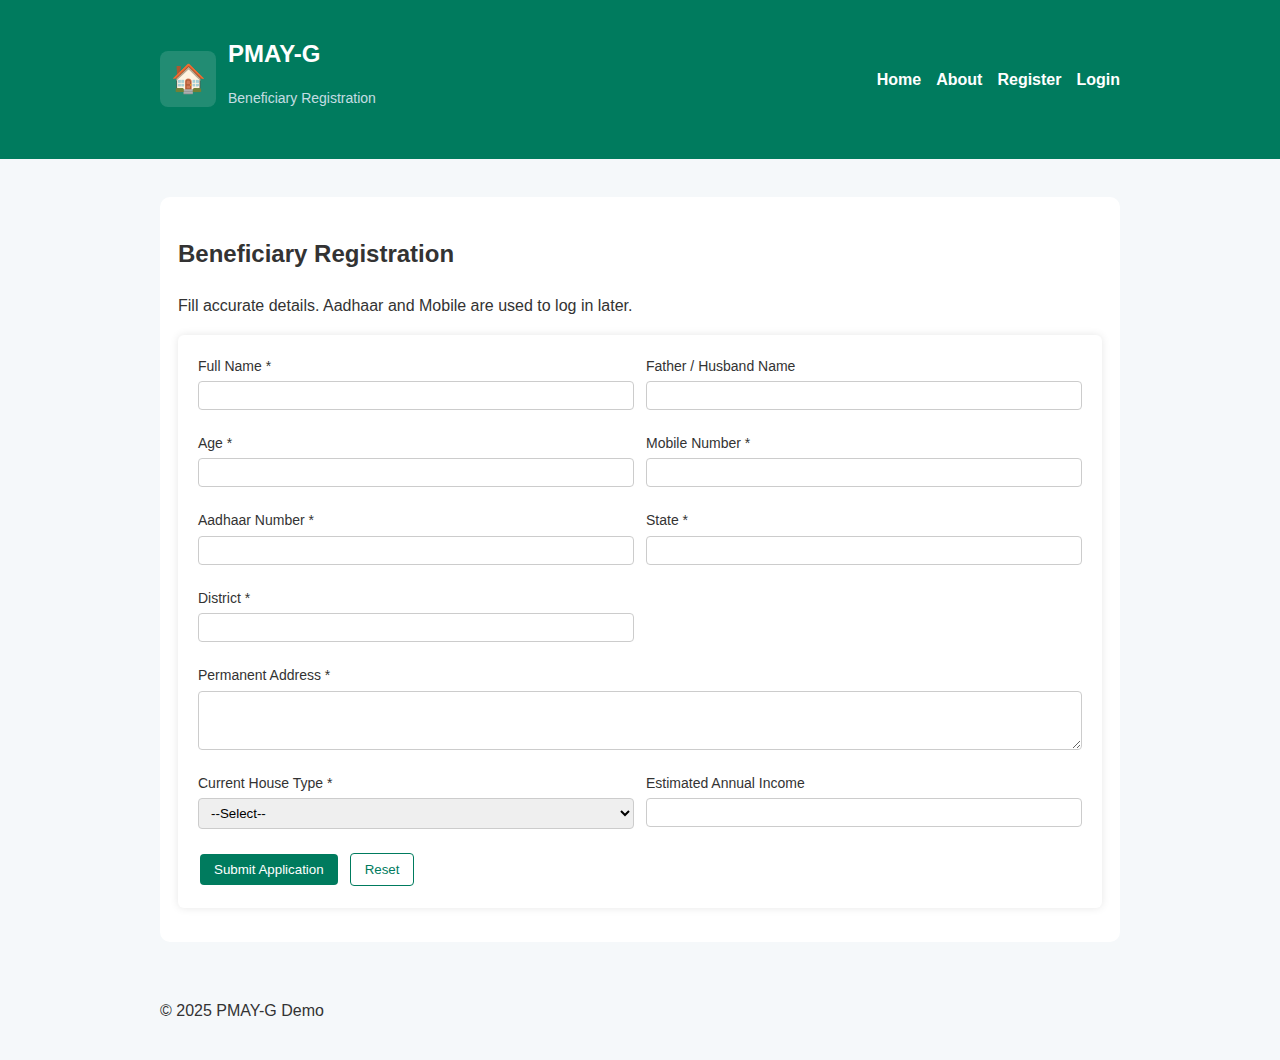
<file: register.html>
<head>
  <meta charset="utf-8">
  <meta name="viewport" content="width=device-width,initial-scale=1">
  <title>Register — PMAY-G</title>
  <link rel="stylesheet" href="1.css">
  <style>
    .form-actions a {
      text-decoration: none;
      color: inherit; 
    }
  </style>
</head>

<body>
  <header class="site-header">
    <div class="container header-inner">
      <div class="branding"><div class="logo">🏠</div><div><h1>PMAY-G</h1><p class="tag">Beneficiary Registration</p></div></div>
      <nav class="main-nav"><a href="index.html">Home</a><a href="about.html">About</a><a href="register.html">Register</a><a href="login.html">Login</a></nav>
    </div>
  </header>

  <main class="container">
    <section class="page form-page">
      <h2>Beneficiary Registration</h2>
      <p>Fill accurate details. Aadhaar and Mobile are used to log in later.</p>

      <form id="registrationForm" class="form-grid">
        <label>Full Name *<input type="text" id="name" required></label>
        <label>Father / Husband Name<input type="text" id="guardian"></label>
        <label>Age *<input type="number" id="age" min="18" required></label>
        <label>Mobile Number *<input type="tel" id="mobile" pattern="[0-9]{10}" required></label>
        <label>Aadhaar Number *<input type="text" id="aadhaar" pattern="[0-9]{12}" required></label>
        <label>State *<input type="text" id="state" required></label>
        <label>District *<input type="text" id="district" required></label>
        <label class="full">Permanent Address *<textarea id="address" rows="3" required></textarea></label>
        <label>Current House Type *
          <select id="house_type" required>
            <option value="">--Select--</option>
            <option value="kutcha">Kutcha</option>
            <option value="semi_pucca">Semi-Pucca</option>
            <option value="dilapidated">Dilapidated</option>
          </select>
        </label>
        <label>Estimated Annual Income<input type="number" id="income"></label>

        <div class="form-actions full">
          <button class="btn" type="submit"><a href="myapplication.html">Submit Application</button></a>
          <button class="btn btn-outline" type="reset">Reset</button>
        </div>
      </form>

      <div id="formMessage" class="form-message" aria-live="polite"></div>
    </section>
  </main>

  <footer class="site-footer"><div class="container footer-inner"><p>© 2025 PMAY-G Demo</p></div></footer>
  <script src="2.js"></script>
</body>
</html>
</file>
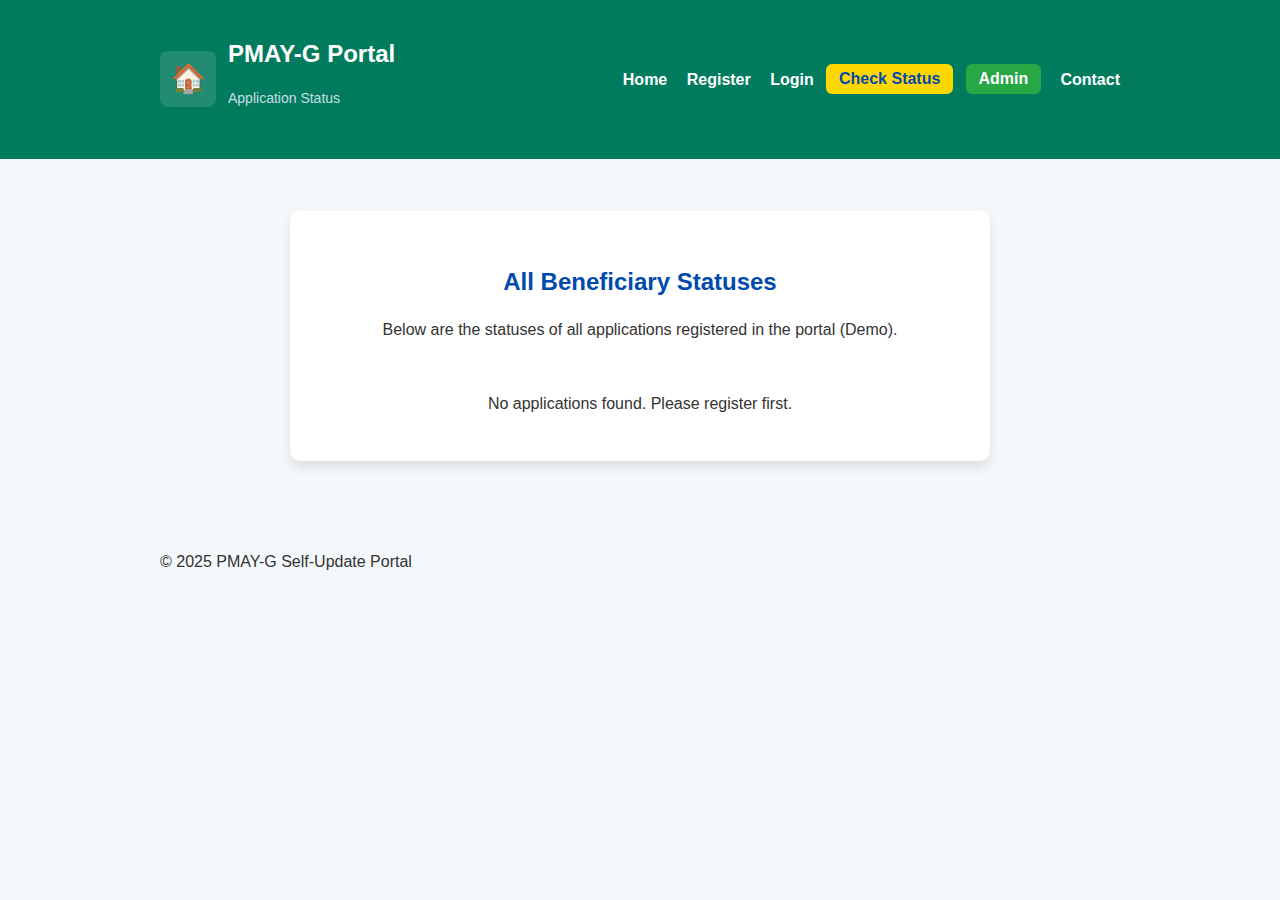
<file: status.html>
<!doctype html>
<html lang="en">
<head>
  <meta charset="utf-8">
  <meta name="viewport" content="width=device-width,initial-scale=1">
  <title>PMAY-G Application Status</title>
  <link rel="stylesheet" href="1.css">
  <style>
    /* Status Cards */
    .status-container {
      display: grid;
      grid-template-columns: repeat(auto-fit, minmax(280px, 1fr));
      gap: 1rem;
      margin-top: 2rem;
    }

    .status-card {
      background: #fff;
      border-radius: 10px;
      box-shadow: 0 4px 12px rgba(0,0,0,0.1);
      padding: 1rem 1.2rem;
      transition: transform 0.3s;
    }
    .status-card:hover { transform: translateY(-3px); }

    .status-card h4 {
      color: #004aad;
      margin-bottom: 0.5rem;
    }

    .status-card p { margin: 0.3rem 0; font-size: 0.95rem; }

    /* Status Badge */
    .status-badge {
      padding: 0.3rem 0.8rem;
      border-radius: 6px;
      font-weight: bold;
      color: #fff;
    }
    .pending { background-color: #f0ad4e; }
    .approved { background-color: #28a745; }
    .rejected { background-color: #dc3545; }
  </style>
</head>
<body>
  <header class="site-header">
    <div class="container header-inner">
      <div class="branding">
        <div class="logo">🏠</div>
        <div>
          <h1>PMAY-G Portal</h1>
          <p class="tag">Application Status</p>
        </div>
      </div>
      <nav class="main-nav">
        <a href="interface.html">Home</a>
        <a href="register.html">Register</a>
        <a href="login.html">Login</a>
        <a href="status.html" class="status-btn">Check Status</a>
        <a href="admin.html" class="admin-btn">Admin</a>
        <a href="contact.html">Contact</a>
      </nav>
    </div>
  </header>

  <main class="container">
    <section class="status-section">
      <h2>All Beneficiary Statuses</h2>
      <p>Below are the statuses of all applications registered in the portal (Demo).</p>

      <div id="statusContainer" class="status-container">
        <!-- Status cards will be injected here via JS -->
      </div>
    </section>
  </main>

  <footer class="site-footer">
    <div class="container footer-inner">
      <p>© 2025 PMAY-G Self-Update Portal </p>
    </div>
  </footer>

  <script>
    const LS_KEY = 'pmayg_apps_v1';
    const apps = JSON.parse(localStorage.getItem(LS_KEY) || '[]');
    const container = document.getElementById('statusContainer');

    if(apps.length === 0){
      container.innerHTML = '<p>No applications found. Please register first.</p>';
    } else {
      apps.forEach(app => {
        const div = document.createElement('div');
        div.className = 'status-card';
        div.innerHTML = `
          <h4>${app.name} (${app.aadhaar})</h4>
          <p>District: ${app.district}</p>
          <p>House Type: ${app.house_type}</p>
          <p>Status: <span class="status-badge ${app.status.toLowerCase()}">${app.status}</span></p>
          <p>Submitted: ${new Date(app.createdAt).toLocaleDateString()}</p>
        `;
        container.appendChild(div);
      });
    }
  </script>
</body>
</html>
</file>
<file: 1.css>
:root{
  --gov-blue:#003366;
  --accent:#ffd700;
  --muted:#6b7280;
  --bg:#f5f7fb;
  --surface:#fff;
}

*{box-sizing:border-box}
body{
  font-family:Inter, system-ui, -apple-system, 'Segoe UI', Roboto, Arial;
  background:var(--bg);
  color:#0f172a;
  margin:0;
}
.container{max-width:1100px;margin:0 auto;padding:18px}
.site-header{background:var(--gov-blue);color:#fff}
.header-inner{display:flex;align-items:center;justify-content:space-between;padding:14px 18px}
.branding{display:flex;align-items:center;gap:12px}
.logo{width:56px;height:56px;background:#fff2;border-radius:8px;display:flex;align-items:center;justify-content:center;font-size:28px}
.branding h1{margin:0;font-size:18px}
.tag{font-size:12px;color:#e6eefc}
.main-nav a{color:#fff;margin-left:14px;text-decoration:none;font-weight:600}
.main-nav a:hover{color:var(--accent)}

.hero{
  display:flex;justify-content:space-between;align-items:center;background:linear-gradient(90deg,#eaf4ff,#fff);
  padding:28px;border-radius:10px;margin-top:16px;
}
.hero h2{color:var(--gov-blue);margin:0 0 6px 0}
.hero p{color:var(--muted);margin:0 0 12px 0}
.hero-actions .btn{margin-right:8px}

.btn{
  background:var(--gov-blue);
  color:#fff;
  padding:10px 14px;
  border-radius:8px;
  text-decoration:none;
  border:none;
  cursor:pointer;
}
.btn-outline{background:transparent;border:2px solid var(--gov-blue);color:var(--gov-blue)}

.features{margin-top:18px}
.cards{display:flex;gap:12px}
.card{background:var(--surface);padding:16px;border-radius:10px;box-shadow:0 6px 14px rgba(2,6,23,0.06);flex:1}

.page{background:var(--surface);padding:18px;border-radius:10px;margin-top:18px}

.form-grid{display:grid;grid-template-columns:repeat(2,1fr);gap:12px}
.form-grid label{display:flex;flex-direction:column;font-size:14px}
.form-grid label.full{grid-column:1 / -1}

.form-simple{max-width:420px}
input,select,textarea{padding:10px;border-radius:8px;border:1px solid #d1d5db}
input:focus,textarea:focus,select:focus{outline:2px solid rgba(0,51,102,0.12)}

.table-wrap{overflow:auto;margin-top:12px}
table{width:100%;border-collapse:collapse}
th,td{padding:8px;border-bottom:1px solid #e6eef5;text-align:left}

.form-actions{display:flex;gap:8px;align-items:center}
.form-message{margin-top:10px;color:green}
.admin-actions{margin-top:12px}

/* Responsive */
@media(max-width:800px){
  .form-grid{grid-template-columns:1fr}
  .main-nav{display:none}
  .hero{flex-direction:column}
  .cards{flex-direction:column}
}
/* General */
body {
  font-family: 'Segoe UI', Tahoma, Geneva, Verdana, sans-serif;
  background: #f5f8fa;
  color: #333;
  margin: 0;
  line-height: 1.6;
}

.container { max-width: 1000px; margin: auto; padding: 20px; }

/* Header */
.site-header {
  background: #007b5e;
  color: white;
  padding: 15px 0;
}
.site-header h1 { margin: 0; font-size: 24px; }
.site-header .tag { font-size: 14px; opacity: 0.85; }
.main-nav a {
  color: white;
  text-decoration: none;
  margin-left: 15px;
  transition: color 0.3s;
}
.main-nav a:hover { color: #ffd700; }

/* Buttons */
.btn {
  background: #007b5e;
  color: white;
  border: none;
  padding: 8px 14px;
  margin: 2px;
  cursor: pointer;
  border-radius: 4px;
  transition: background 0.3s;
}
.btn:hover { background: #005f45; }
.btn-outline {
  background: white;
  color: #007b5e;
  border: 1px solid #007b5e;
}
.btn-outline:hover {
  background: #007b5e;
  color: white;
}

/* Tables */
table { width: 100%; border-collapse: collapse; margin: 15px 0; }
table th, table td { padding: 10px; border: 1px solid #ddd; text-align: center; }
table th { background: #007b5e; color: white; }
tr:hover { background: #f1f1f1; }

/* Status badges */
.status-pending { color: #856404; background: #fff3cd; padding: 2px 6px; border-radius: 4px; }
.status-approved { color: #155724; background: #d4edda; padding: 2px 6px; border-radius: 4px; }
.status-rejected { color: #721c24; background: #f8d7da; padding: 2px 6px; border-radius: 4px; }

/* Forms */
form { background: white; padding: 20px; border-radius: 6px; box-shadow: 0 0 8px rgba(0,0,0,0.1); }
form label { display: block; margin-bottom: 10px; }
form input, form select, form textarea { width: 100%; padding: 6px 8px; margin-top: 4px; border-radius: 4px; border: 1px solid #ccc; }
.form-actions { text-align: right; }
/* New Section Headings */
section h3 {
  text-align: center;
  font-size: 1.8rem;
  margin-bottom: 1.5rem;
  color: #004aad;
}

/* Lists */
section ul {
  max-width: 800px;
  margin: 0 auto 2rem;
  padding-left: 1.5rem;
  color: #555;
  font-size: 1rem;
}

section ul li {
  margin-bottom: 0.8rem;
  line-height: 1.5;
}

/* FAQ Cards */
.faq .cards {
  display: flex;
  flex-wrap: wrap;
  justify-content: center;
  gap: 1.5rem;
}

.instructions ul, .eligibility ul {
  background: #fff;
  padding: 1rem 1.5rem;
  border-radius: 10px;
  box-shadow: 0 6px 12px rgba(0,0,0,0.1);
  margin-bottom: 2rem;
}

/* Adjust hero graphic for new look */
.hero-graphic {
  font-size: 6rem;
  animation: bounce 2s infinite;
  margin-top: 1rem;
}

@keyframes bounce {
  0%, 20%, 50%, 80%, 100% {transform: translateY(0);}
  40% {transform: translateY(-15px);}
  60% {transform: translateY(-7px);}
}
.main-nav .status-btn {
  background-color: #ffd700;
  color: #004aad;
  padding: 0.4rem 0.8rem;
  border-radius: 6px;
  font-weight: bold;
  margin-left: 0.5rem;
  transition: all 0.3s;
  text-decoration: none;
}

.main-nav .status-btn:hover {
  background-color: #ffc107;
  transform: translateY(-2px);
}
/* Status Section */
.status-section {
  max-width: 700px;
  margin: 2rem auto;
  padding: 2rem;
  background: #fff;
  border-radius: 10px;
  box-shadow: 0 6px 12px rgba(0,0,0,0.1);
  text-align: center;
}

.status-section h2 {
  color: #004aad;
  margin-bottom: 1rem;
}

.status-section p {
  font-size: 1rem;
  margin-bottom: 0.8rem;
}

.status-badge {
  display: inline-block;
  padding: 0.3rem 0.8rem;
  border-radius: 6px;
  font-weight: bold;
  color: #fff;
  margin-top: 0.5rem;
}

.status-pending { background-color: #f0ad4e; }
.status-approved { background-color: #28a745; }
.status-rejected { background-color: #dc3545; }

/* Progress bar container */
.progress-container {
  background-color: #e0e0e0;
  border-radius: 10px;
  height: 25px;
  margin: 1.5rem 0;
  overflow: hidden;
}

.progress-bar {
  height: 100%;
  width: 0%;
  background: linear-gradient(90deg, #004aad, #00aaff);
  color: #fff;
  font-weight: bold;
  text-align: center;
  line-height: 25px;
  transition: width 1s ease-in-out;
}

/* Back button */
#backBtn {
  margin-top: 1rem;
}
/* Remove underline from all anchor tags */
a {
  text-decoration: none;
}

/* Optional: add hover effect */
a:hover {
  text-decoration: none; /* keep underline removed on hover */
  color: #ffd700; /* example: change color on hover */
  transition: color 0.3s;
}
.main-nav .admin-btn {
  background-color: #28a745; /* green for admin */
  color: #fff;
  padding: 0.4rem 0.8rem;
  border-radius: 6px;
  font-weight: bold;
  margin-left: 0.5rem;
  text-decoration: none;
  transition: all 0.3s;
}

.main-nav .admin-btn:hover {
  background-color: #218838;
  transform: translateY(-2px);
}
</file>
